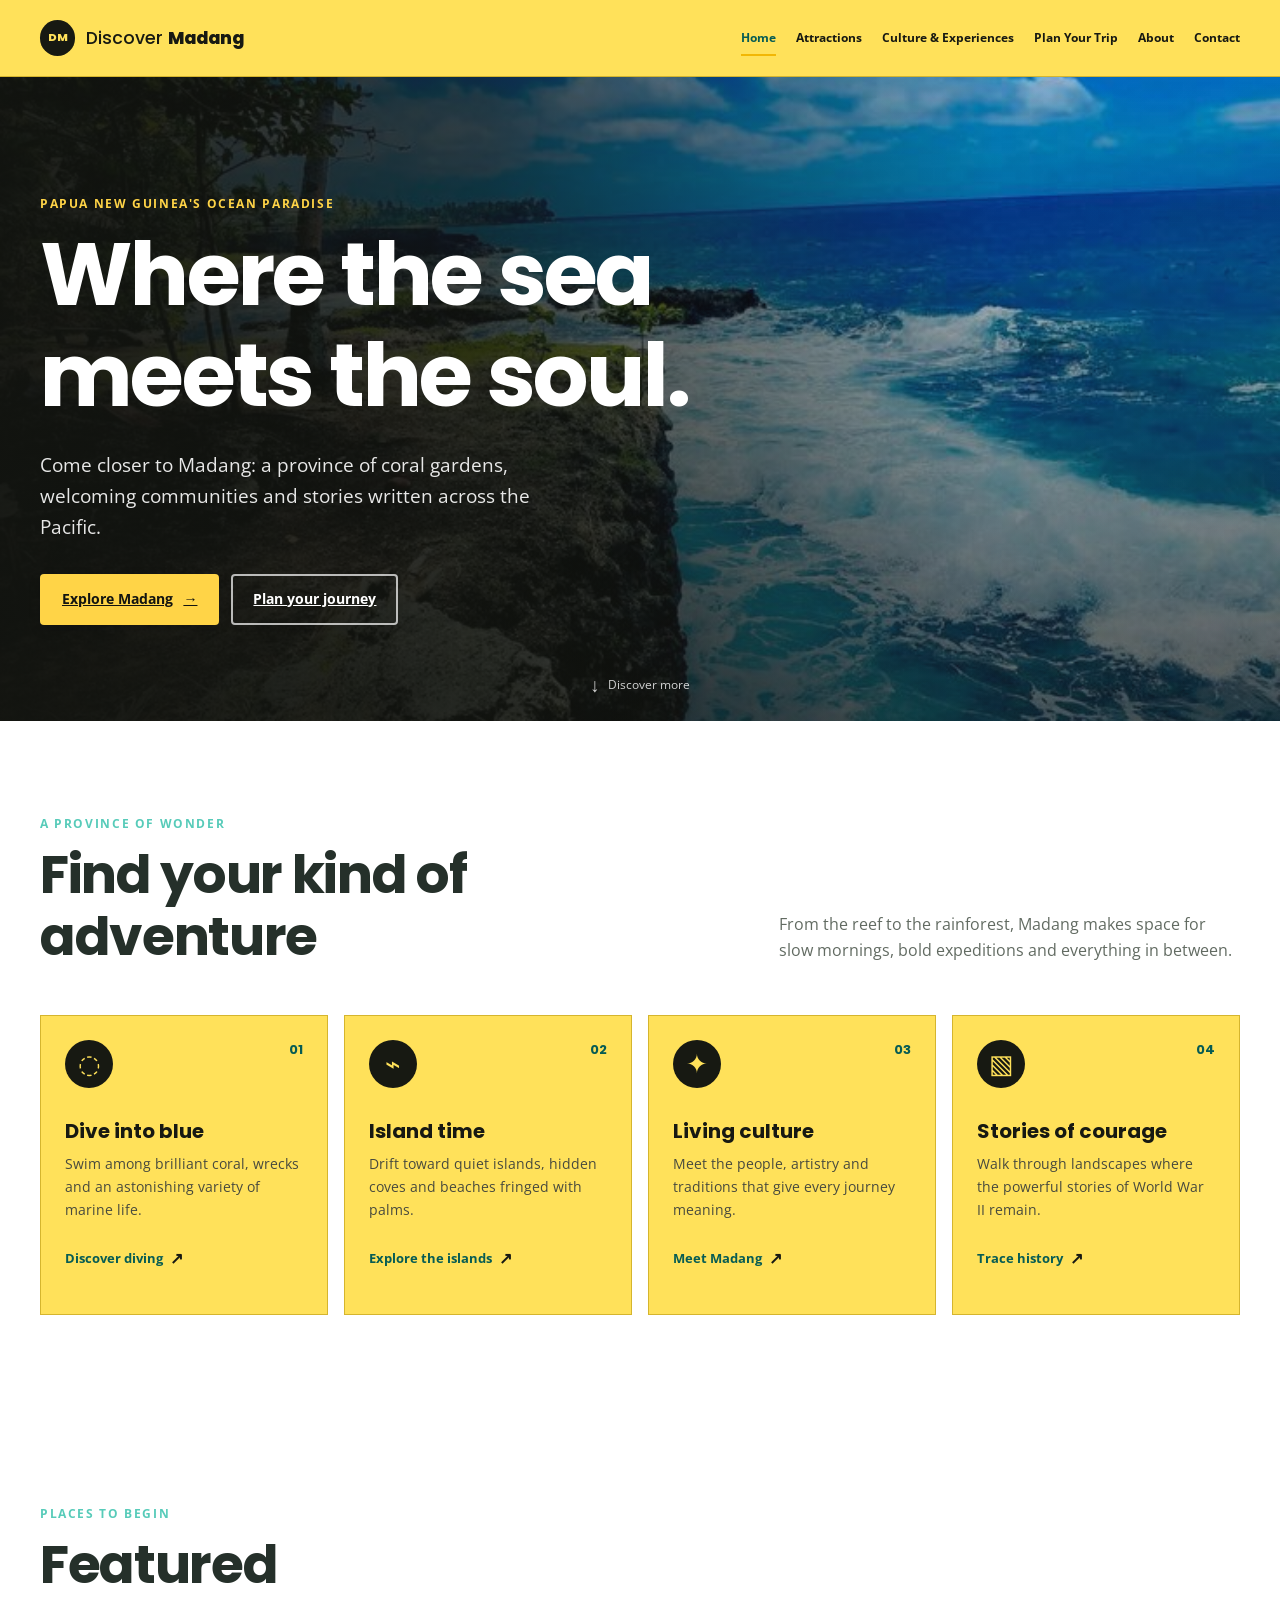
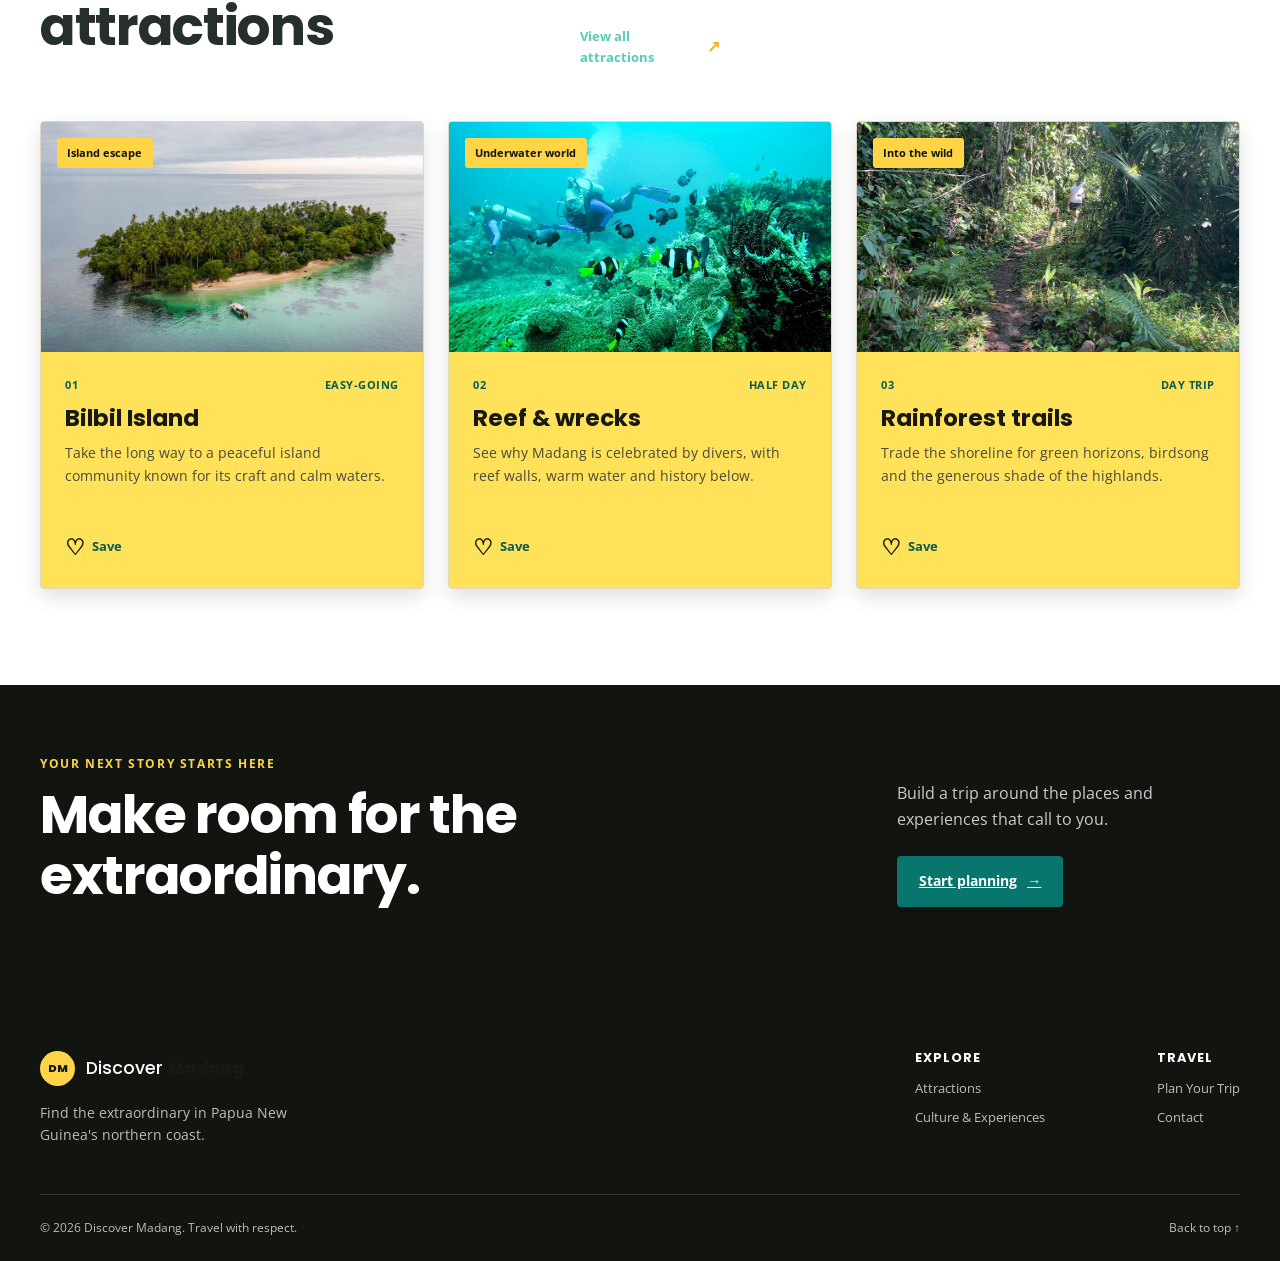
<file: index.html>
<!DOCTYPE html>
<html lang="en">
<head>
  <meta charset="UTF-8">
  <meta name="viewport" content="width=device-width, initial-scale=1.0">
  <meta name="description" content="Discover Madang Province, Papua New Guinea: pristine islands, reef diving, living culture and World War II history.">
  <title>Discover Madang | Papua New Guinea</title>
  <link rel="preconnect" href="https://fonts.googleapis.com">
  <link rel="preconnect" href="https://fonts.gstatic.com" crossorigin>
  <link href="https://fonts.googleapis.com/css2?family=Open+Sans:wght@400;500;600;700&family=Poppins:wght@500;600;700;800&display=swap" rel="stylesheet">
  <link rel="stylesheet" href="css/styles.css">
  <script src="js/main.js" defer></script>
</head>
<body>
  <a class="skip-link" href="#main-content">Skip to main content</a>

  <header class="site-header">
    <div class="container header-inner">
      <a class="site-logo" href="index.html" aria-label="Discover Madang home">
        <span class="logo-mark" aria-hidden="true">DM</span>
        <span class="logo-text">Discover <strong>Madang</strong></span>
      </a>

      <button class="menu-toggle" type="button" aria-expanded="false" aria-controls="primary-navigation">
        <span class="sr-only">Open menu</span>
        <span class="menu-icon" aria-hidden="true"><span></span><span></span><span></span></span>
      </button>

      <nav class="primary-nav" id="primary-navigation" aria-label="Primary navigation">
        <ul>
          <li><a class="active" href="index.html" aria-current="page">Home</a></li>
          <li><a href="attractions.html">Attractions</a></li>
          <li><a href="culture-experiences.html">Culture &amp; Experiences</a></li>
          <li><a href="plan-your-trip-preview.html">Plan Your Trip</a></li>
          <li><a href="about.html">About</a></li>
          <li><a href="contact.html">Contact</a></li>
        </ul>
      </nav>
    </div>
  </header>

  <main id="main-content">
    <section class="hero" aria-labelledby="hero-title">
      <!-- Replace with the Project Manager's hero image: images/hero-madang.jpg -->
      <img class="hero-image" src="images/hero-madang.jpg" alt="Turquoise waters and lush tropical coastline in Madang Province">
      <div class="hero-overlay"></div>
      <div class="container hero-content">
        <p class="eyebrow">Papua New Guinea's ocean paradise</p>
        <h1 id="hero-title">Where the sea meets the soul.</h1>
        <p class="hero-copy">Come closer to Madang: a province of coral gardens, welcoming communities and stories written across the Pacific.</p>
        <div class="button-group">
          <a class="button button-primary" href="attractions.html">Explore Madang <span aria-hidden="true">→</span></a>
          <a class="button button-light-outline" href="plan-your-trip-preview.html">Plan your journey</a>
        </div>
      </div>
      <a class="hero-scroll" href="#highlights" aria-label="Scroll to discover highlights"><span aria-hidden="true">↓</span> Discover more</a>
    </section>

    <section class="section highlights-section" id="highlights" aria-labelledby="highlights-title">
      <div class="container">
        <div class="section-heading">
          <p class="eyebrow eyebrow-dark">A province of wonder</p>
          <h2 id="highlights-title">Find your kind of adventure</h2>
          <p>From the reef to the rainforest, Madang makes space for slow mornings, bold expeditions and everything in between.</p>
        </div>
        <div class="highlight-grid">
          <article class="highlight-item">
            <span class="number">01</span>
            <span class="highlight-icon" aria-hidden="true">◌</span>
            <h3>Dive into blue</h3>
            <p>Swim among brilliant coral, wrecks and an astonishing variety of marine life.</p>
            <a class="text-link" href="attractions.html#diving">Discover diving <span aria-hidden="true">↗</span></a>
          </article>
          <article class="highlight-item">
            <span class="number">02</span>
            <span class="highlight-icon" aria-hidden="true">⌁</span>
            <h3>Island time</h3>
            <p>Drift toward quiet islands, hidden coves and beaches fringed with palms.</p>
            <a class="text-link" href="attractions.html#islands">Explore the islands <span aria-hidden="true">↗</span></a>
          </article>
          <article class="highlight-item">
            <span class="number">03</span>
            <span class="highlight-icon" aria-hidden="true">✦</span>
            <h3>Living culture</h3>
            <p>Meet the people, artistry and traditions that give every journey meaning.</p>
            <a class="text-link" href="culture-experiences.html">Meet Madang <span aria-hidden="true">↗</span></a>
          </article>
          <article class="highlight-item">
            <span class="number">04</span>
            <span class="highlight-icon" aria-hidden="true">▧</span>
            <h3>Stories of courage</h3>
            <p>Walk through landscapes where the powerful stories of World War II remain.</p>
            <a class="text-link" href="attractions.html#history">Trace history <span aria-hidden="true">↗</span></a>
          </article>
        </div>
      </div>
    </section>

    <section class="section featured-section" aria-labelledby="featured-title">
      <div class="container">
        <div class="section-heading section-heading-row">
          <div>
            <p class="eyebrow eyebrow-dark">Places to begin</p>
            <h2 id="featured-title">Featured attractions</h2>
          </div>
          <a class="text-link desktop-link" href="attractions.html">View all attractions <span aria-hidden="true">↗</span></a>
        </div>
        <div class="attraction-grid">
          <article class="card attraction-card">
            <div class="card-image-wrap">
              <!-- Replace with the Project Manager's attraction image: images/attraction-1.jpg -->
              <img src="images/attraction-1.jpg" alt="Clear lagoon waters and tropical shore at a Madang island">
              <span class="card-tag">Island escape</span>
            </div>
            <div class="card-body">
              <div class="card-meta"><span>01</span><span>Easy-going</span></div>
              <h3>Bilbil Island</h3>
              <p>Take the long way to a peaceful island community known for its craft and calm waters.</p>
              <button class="save-button" type="button" data-save-id="bilbil-island" aria-pressed="false"><span aria-hidden="true">♡</span> <span>Save</span></button>
            </div>
          </article>
          <article class="card attraction-card">
            <div class="card-image-wrap">
              <!-- Replace with the Project Manager's attraction image: images/attraction-2.jpg -->
              <img src="images/attraction-2.jpg" alt="Diver exploring a colorful coral reef in Madang waters">
              <span class="card-tag">Underwater world</span>
            </div>
            <div class="card-body">
              <div class="card-meta"><span>02</span><span>Half day</span></div>
              <h3>Reef &amp; wrecks</h3>
              <p>See why Madang is celebrated by divers, with reef walls, warm water and history below.</p>
              <button class="save-button" type="button" data-save-id="reef-and-wrecks" aria-pressed="false"><span aria-hidden="true">♡</span> <span>Save</span></button>
            </div>
          </article>
          <article class="card attraction-card">
            <div class="card-image-wrap">
              <!-- Replace with the Project Manager's attraction image: images/attraction-3.jpg -->
              <img src="images/attraction-3.jpg" alt="Lush rainforest and dramatic landscape in Madang Province">
              <span class="card-tag">Into the wild</span>
            </div>
            <div class="card-body">
              <div class="card-meta"><span>03</span><span>Day trip</span></div>
              <h3>Rainforest trails</h3>
              <p>Trade the shoreline for green horizons, birdsong and the generous shade of the highlands.</p>
              <button class="save-button" type="button" data-save-id="rainforest-trails" aria-pressed="false"><span aria-hidden="true">♡</span> <span>Save</span></button>
            </div>
          </article>
        </div>
        <a class="text-link mobile-link" href="attractions.html">View all attractions <span aria-hidden="true">↗</span></a>
      </div>
    </section>

    <section class="cta-section" aria-labelledby="cta-title">
      <div class="container cta-inner">
        <div>
          <p class="eyebrow">Your next story starts here</p>
          <h2 id="cta-title">Make room for the extraordinary.</h2>
        </div>
        <div class="cta-action">
          <p>Build a trip around the places and experiences that call to you.</p>
          <a class="button button-secondary" href="plan-your-trip-preview.html">Start planning <span aria-hidden="true">→</span></a>
        </div>
      </div>
    </section>
  </main>

  <footer class="site-footer">
    <div class="container footer-main">
      <div class="footer-brand">
        <a class="site-logo site-logo-footer" href="index.html" aria-label="Discover Madang home">
          <span class="logo-mark" aria-hidden="true">DM</span>
          <span class="logo-text">Discover <strong>Madang</strong></span>
        </a>
        <p>Find the extraordinary in Papua New Guinea's northern coast.</p>
      </div>
      <div class="footer-links">
        <div>
          <h3>Explore</h3>
          <a href="attractions.html">Attractions</a>
          <a href="culture-experiences.html">Culture &amp; Experiences</a>
        </div>
        <div>
          <h3>Travel</h3>
          <a href="plan-your-trip-preview.html">Plan Your Trip</a>
          <a href="contact.html">Contact</a>
        </div>
      </div>
    </div>
    <div class="container footer-bottom">
      <p>© <span id="current-year">2026</span> Discover Madang. Travel with respect.</p>
      <a href="#main-content">Back to top ↑</a>
    </div>
  </footer>
</body>
</html>
</file>
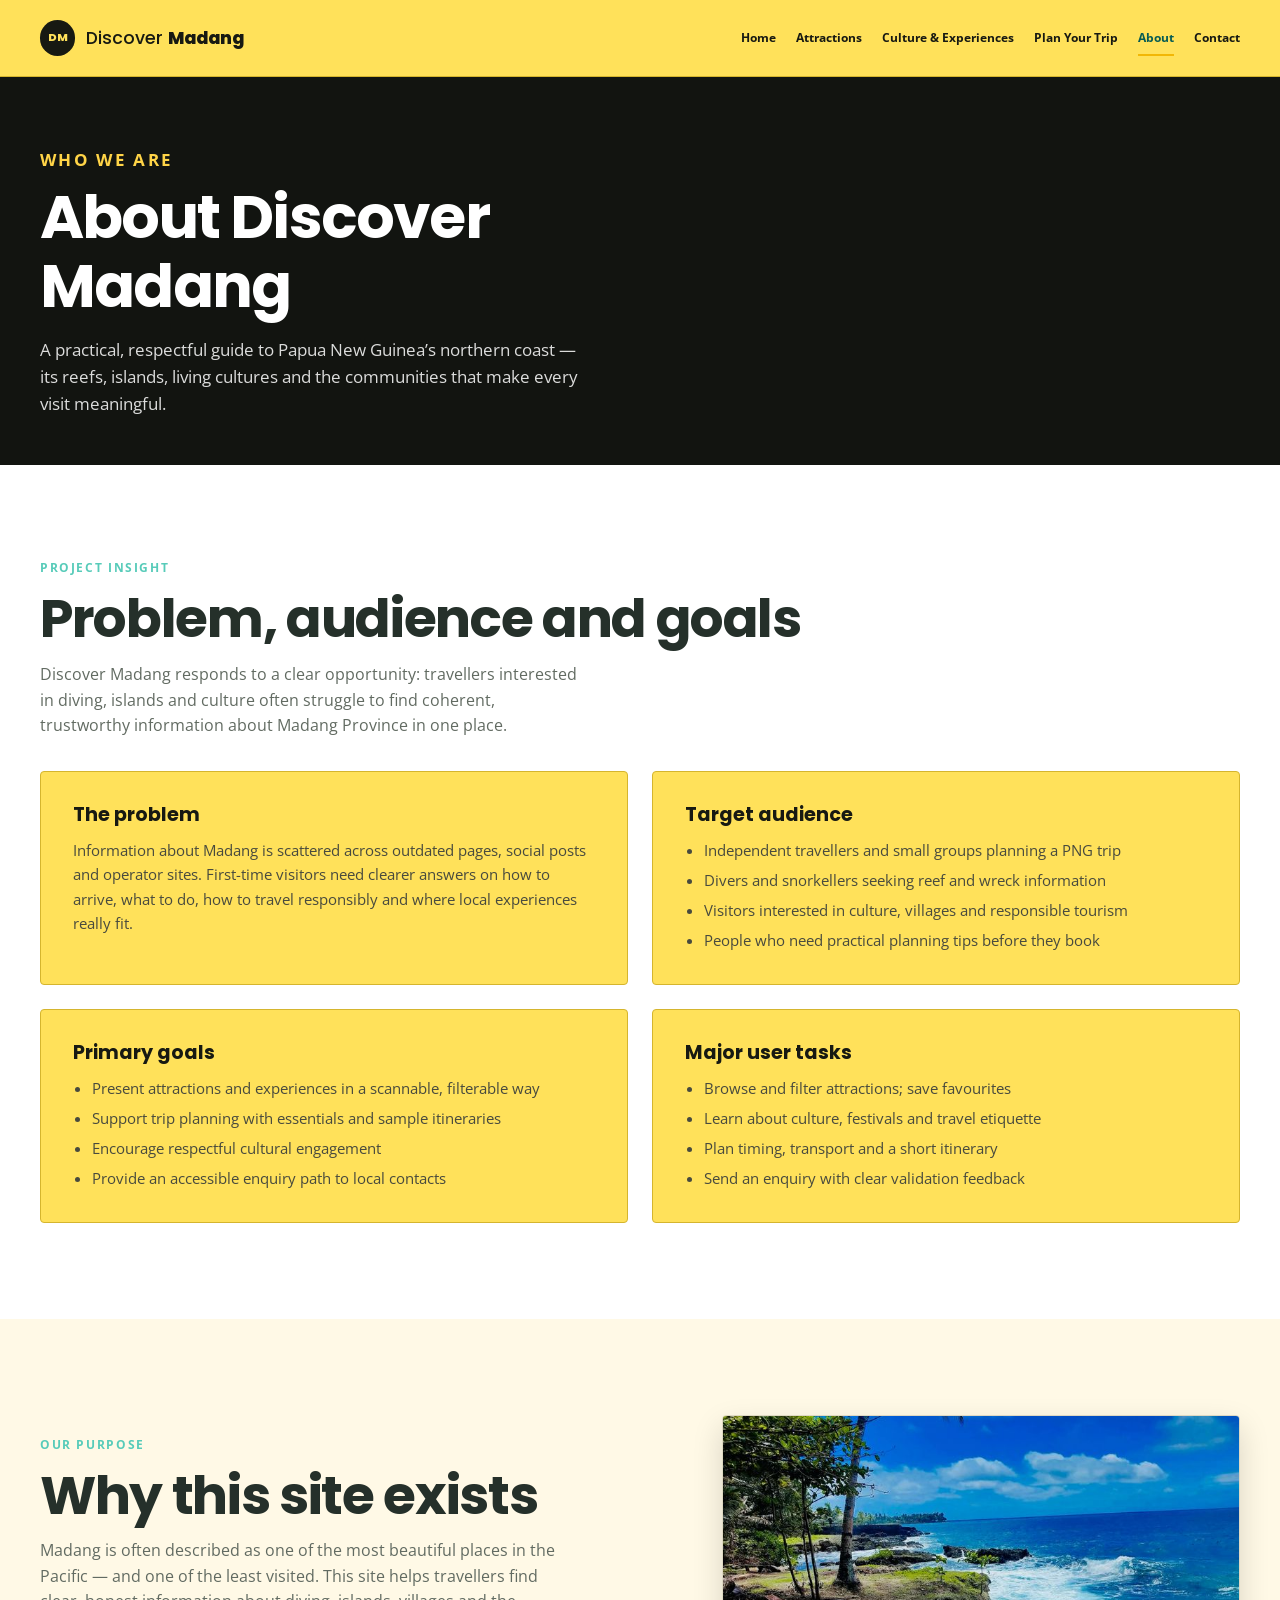
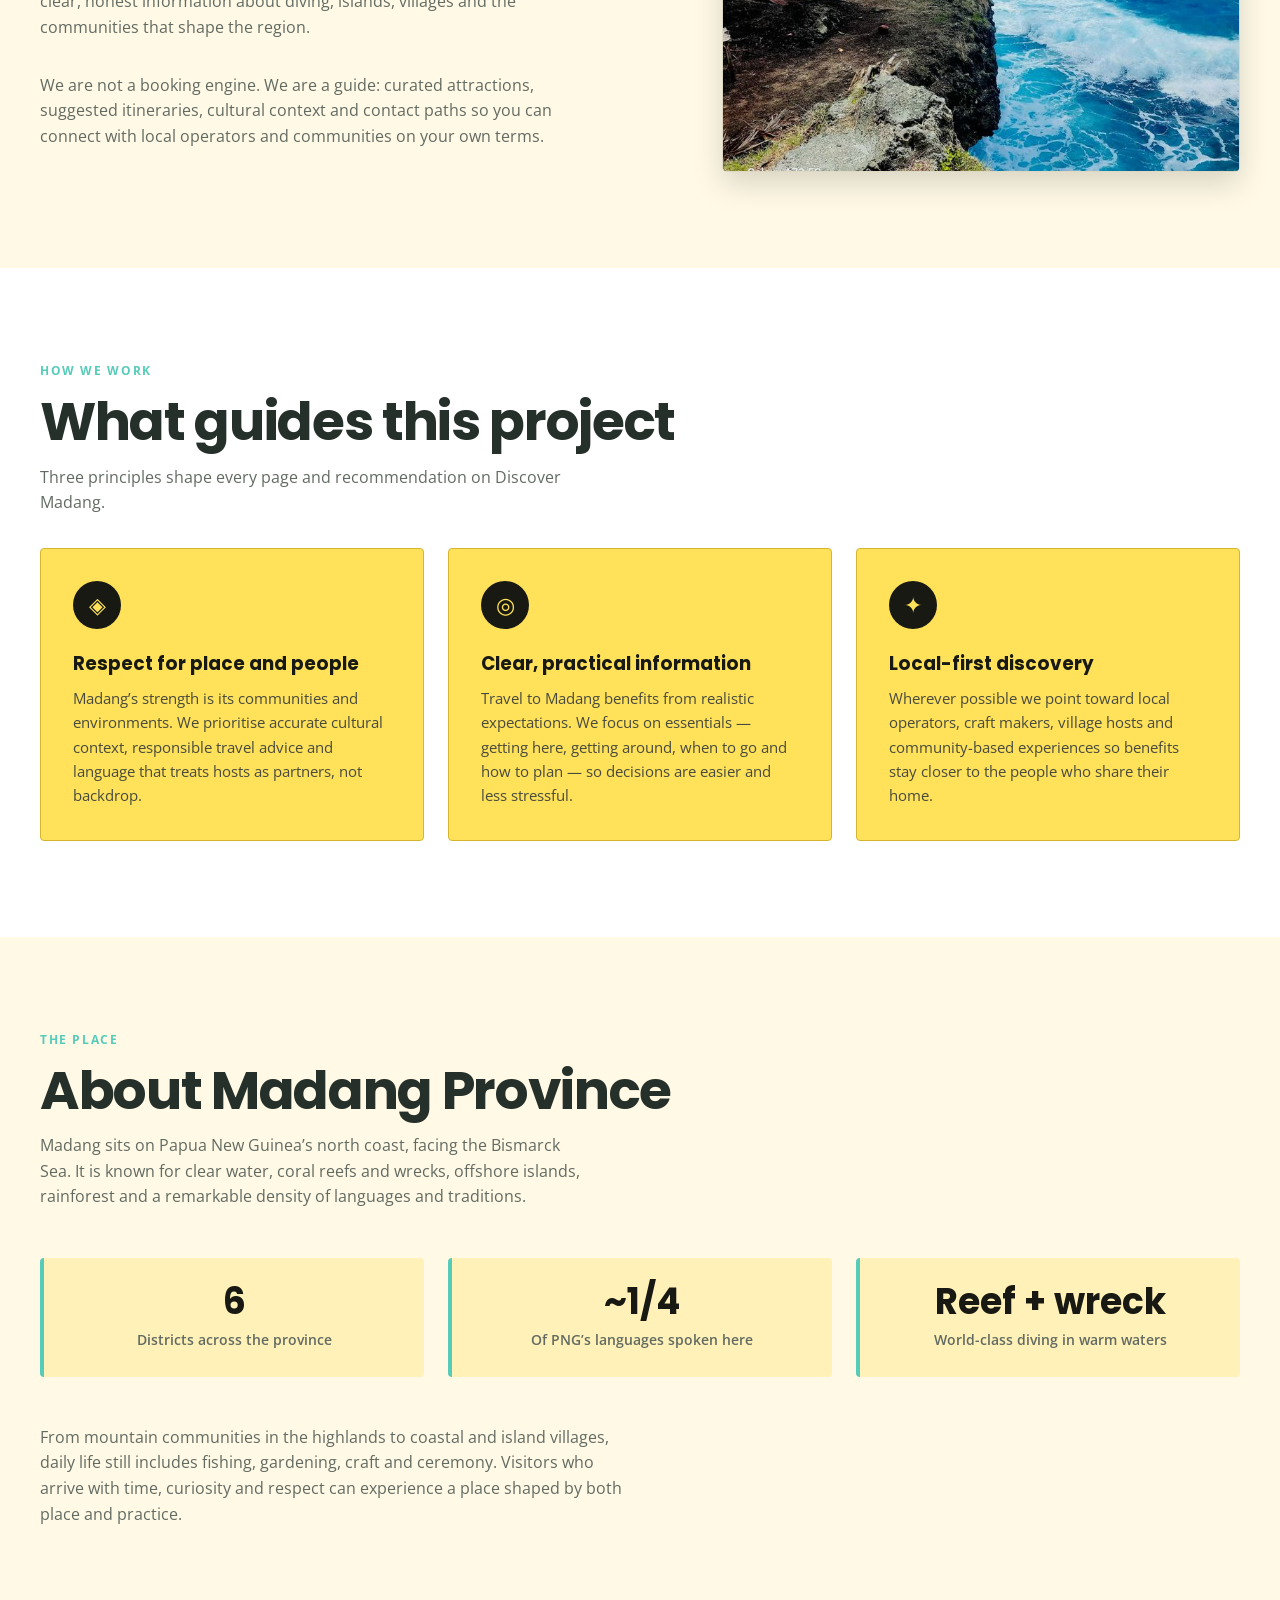
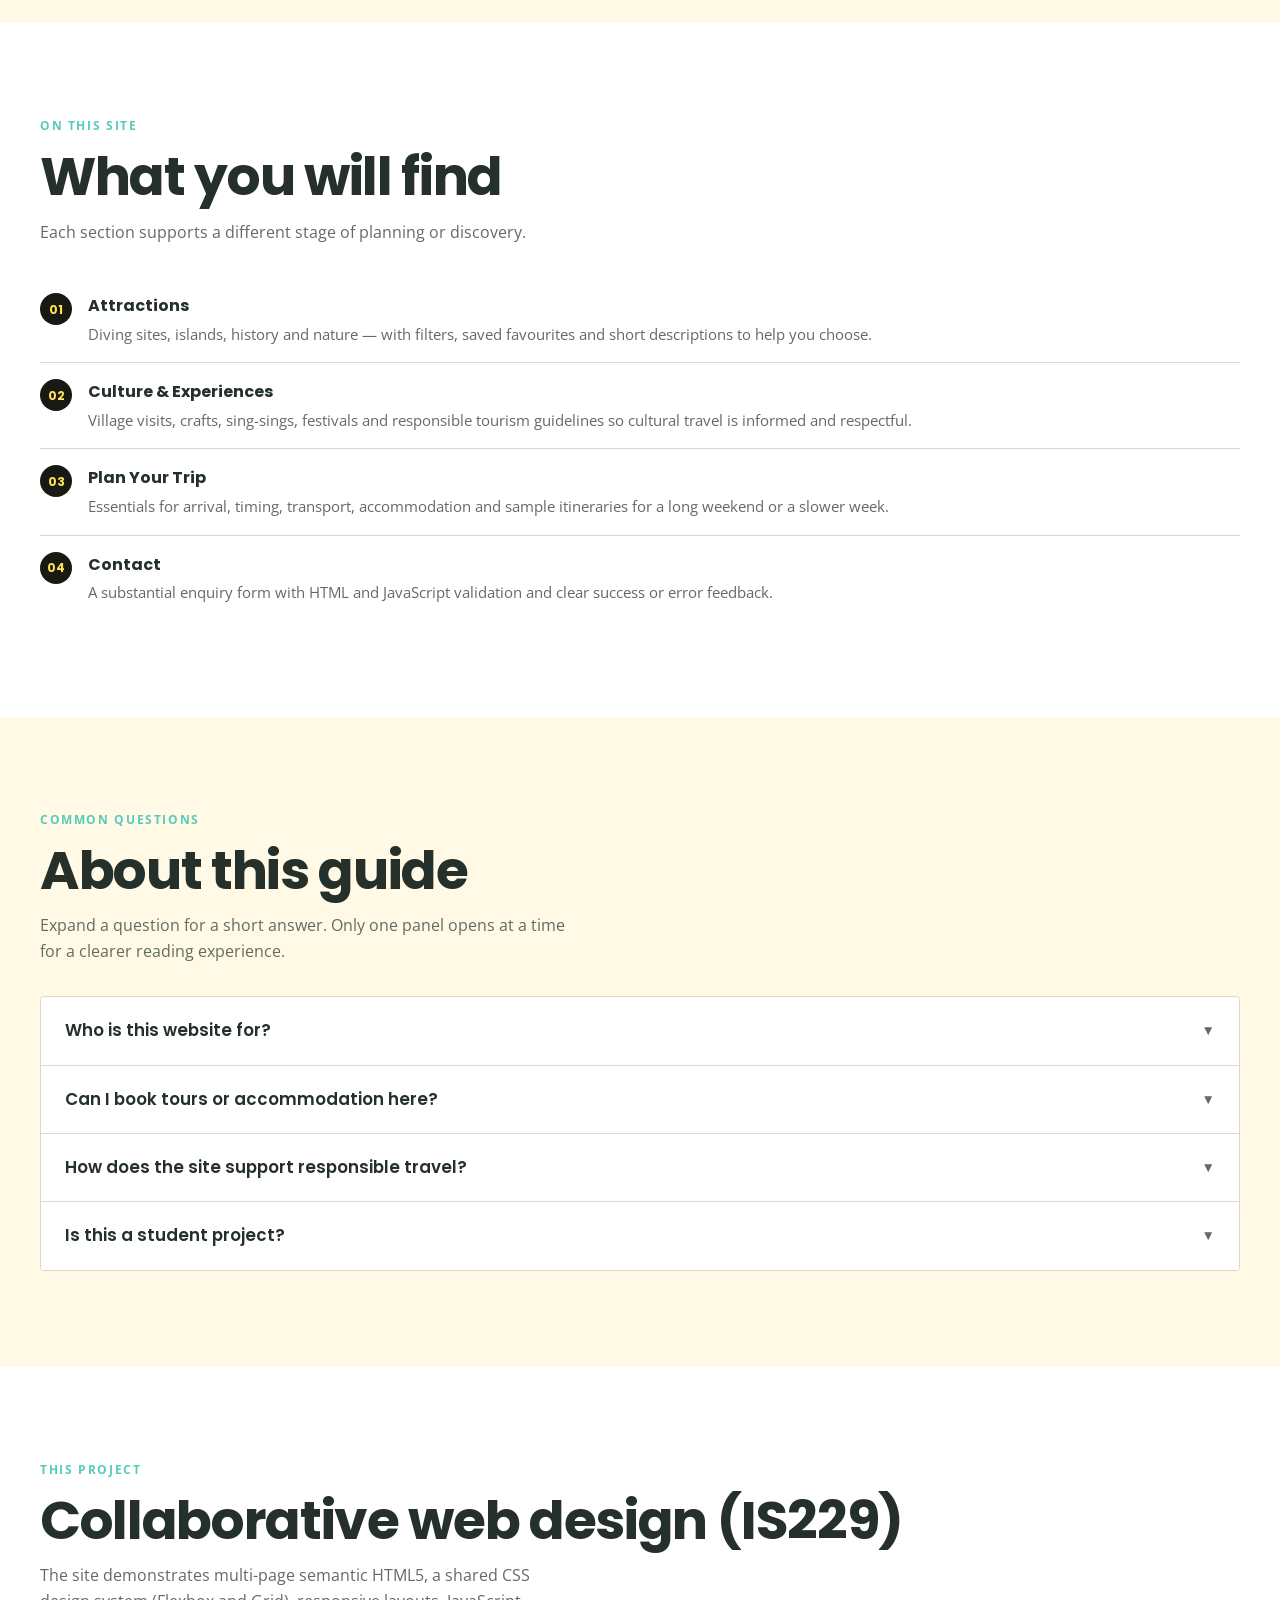
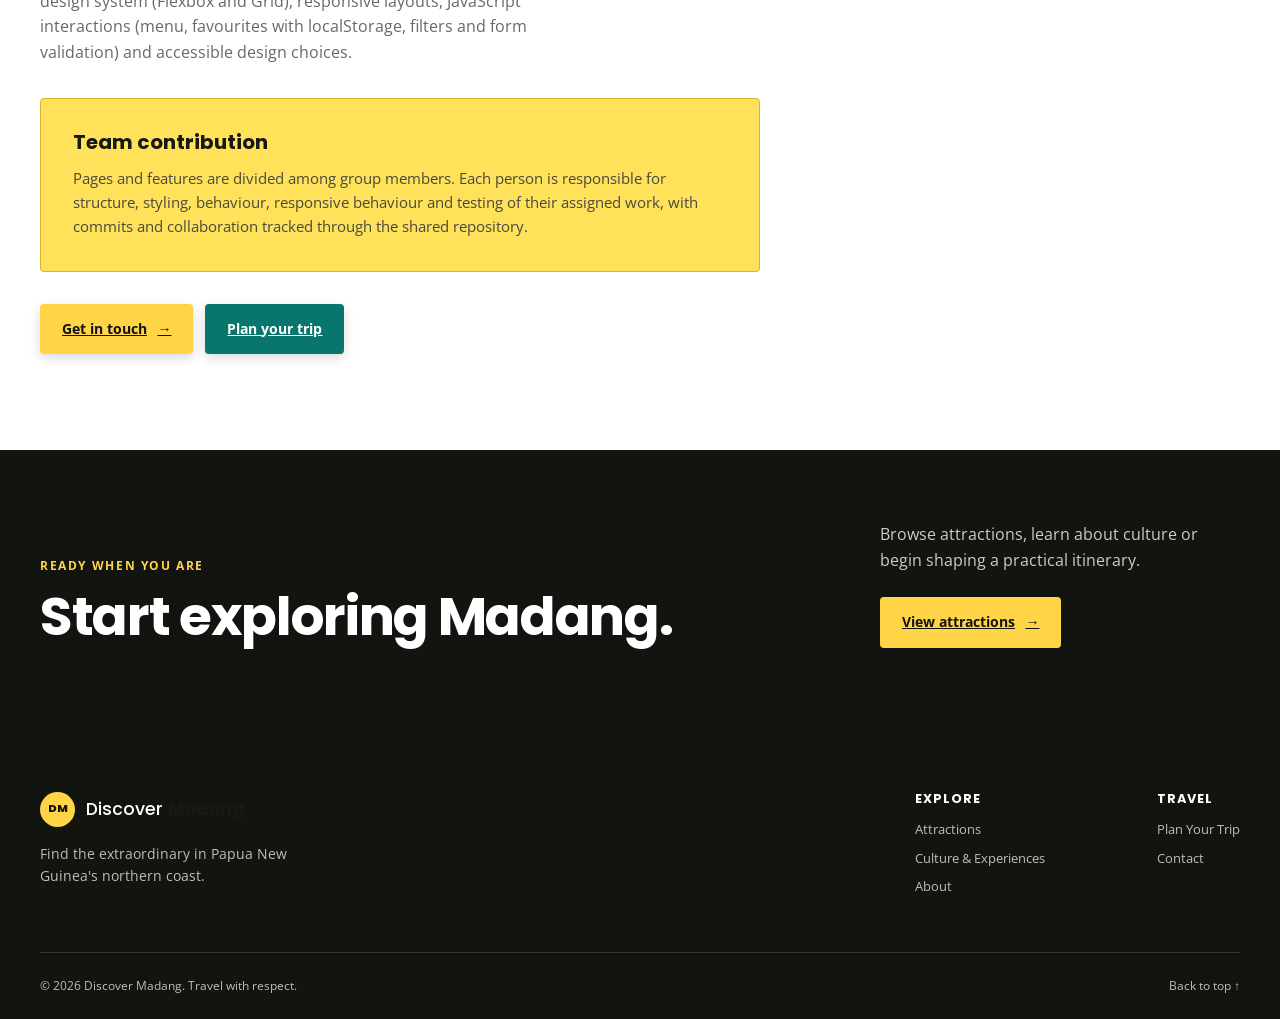
<file: about.html>
<!DOCTYPE html>
<html lang="en">
<head>
  <meta charset="UTF-8">
  <meta name="viewport" content="width=device-width, initial-scale=1.0">
  <meta name="description" content="About Discover Madang: our purpose, audience, values and how this guide helps travellers explore Papua New Guinea’s northern coast with care.">
  <title>About | Discover Madang</title>
  <link rel="preconnect" href="https://fonts.googleapis.com">
  <link rel="preconnect" href="https://fonts.gstatic.com" crossorigin>
  <link href="https://fonts.googleapis.com/css2?family=Open+Sans:wght@400;500;600;700&family=Poppins:wght@500;600;700;800&display=swap" rel="stylesheet">
  <link rel="stylesheet" href="css/styles.css">
  <script src="js/main.js" defer></script>
  <style>
    .page-hero { padding: var(--space-7) 0 var(--space-6); background: var(--dark); color: var(--white); }
    .page-hero .eyebrow { color: var(--accent); }
    .page-hero h1 { color: var(--white); font-size: clamp(2.2rem, 6vw, 3.75rem); max-width: 16ch; margin-bottom: var(--space-3); }
    .page-hero p { max-width: 54ch; color: rgba(255, 255, 255, 0.85); font-size: 1.05rem; }
    .section-lead { max-width: 60ch; color: var(--muted); margin-top: var(--space-2); margin-bottom: var(--space-5); }
    .section-soft { background: #FFF9E6; }
    .insight-grid { display: grid; gap: var(--space-4); grid-template-columns: 1fr; }
    @media (min-width: 700px) { .insight-grid { grid-template-columns: repeat(2, 1fr); } }
    .insight-card { background: var(--surface); border: 1px solid #D5B52E; border-radius: var(--radius); padding: var(--space-5); }
    .insight-card h3 { margin: 0 0 var(--space-2); color: var(--surface-text); font-size: 1.2rem; }
    .insight-card p, .insight-card ul { color: var(--surface-muted); font-size: 0.95rem; margin: 0; }
    .insight-card ul { margin-top: var(--space-2); padding-left: 1.2rem; }
    .insight-card li + li { margin-top: 0.35rem; }
    .values-grid { display: grid; gap: var(--space-4); grid-template-columns: 1fr; }
    @media (min-width: 640px) { .values-grid { grid-template-columns: repeat(2, 1fr); } }
    @media (min-width: 900px) { .values-grid { grid-template-columns: repeat(3, 1fr); } }
    .value-card { background: var(--surface); border: 1px solid #D5B52E; border-radius: var(--radius); padding: var(--space-5); display: flex; flex-direction: column; min-height: 100%; transition: box-shadow 180ms ease; }
    .value-card:hover, .value-card:focus-within { box-shadow: 0 6px 16px rgba(0, 0, 0, 0.08); }
    .value-icon { display: grid; width: 3rem; height: 3rem; place-items: center; margin-bottom: var(--space-4); color: var(--surface); background: var(--surface-text); border-radius: 50%; font-size: 1.35rem; }
    .value-card h3 { margin: 0 0 var(--space-2); font-size: 1.15rem; color: var(--surface-text); }
    .value-card p { color: var(--surface-muted); font-size: 0.95rem; flex: 1; margin: 0; }
    .story-grid { display: grid; gap: var(--space-6); align-items: center; }
    @media (min-width: 800px) { .story-grid { grid-template-columns: 1.1fr 0.9fr; } }
    .story-image-wrap { border-radius: var(--radius); overflow: hidden; border: 1px solid var(--border); box-shadow: 0 12px 30px rgba(0, 0, 0, 0.15); }
    .story-image-wrap img { width: 100%; min-height: 280px; object-fit: cover; display: block; }
    .stats-row { display: grid; gap: var(--space-4); grid-template-columns: 1fr; margin-top: var(--space-6); }
    @media (min-width: 600px) { .stats-row { grid-template-columns: repeat(3, 1fr); } }
    .stat-item { text-align: center; padding: var(--space-4); background: var(--sand); border-radius: var(--radius); border-left: 4px solid var(--secondary); }
    .stat-item strong { display: block; font-family: 'Poppins', sans-serif; font-size: clamp(1.6rem, 4vw, 2.25rem); color: var(--surface-text); line-height: 1.1; margin-bottom: 0.35rem; }
    .stat-item span { color: var(--muted); font-size: 0.9rem; font-weight: 600; }
    .offer-list { display: grid; gap: 0; margin: 0; padding: 0; list-style: none; }
    .offer-list li { display: flex; gap: 1rem; align-items: flex-start; padding: var(--space-3) 0; border-bottom: 1px solid var(--border); }
    .offer-list li:last-child { border-bottom: 0; }
    .offer-num { flex-shrink: 0; width: 2rem; height: 2rem; display: grid; place-items: center; background: var(--surface-text); color: var(--surface); border-radius: 50%; font-family: 'Poppins', sans-serif; font-size: 0.75rem; font-weight: 700; }
    .offer-list strong { display: block; font-family: 'Poppins', sans-serif; color: var(--text); margin-bottom: 0.2rem; }
    .offer-list p { color: var(--muted); font-size: 0.95rem; margin: 0; }
    .about-accordion { border: 1px solid var(--border); border-radius: var(--radius); overflow: hidden; background: var(--light); }
    .about-acc-item + .about-acc-item { border-top: 1px solid var(--border); }
    .about-acc-header { width: 100%; display: flex; align-items: center; justify-content: space-between; gap: var(--space-3); padding: var(--space-4); background: var(--light); border: 0; cursor: pointer; text-align: left; font-family: 'Poppins', sans-serif; font-size: 1.05rem; font-weight: 600; color: var(--text); }
    .about-acc-header:hover { background: var(--sand); }
    .about-acc-icon { flex-shrink: 0; transition: transform var(--transition); font-size: 0.85rem; color: var(--muted); }
    .about-acc-header[aria-expanded="true"] .about-acc-icon { transform: rotate(180deg); }
    .about-acc-panel { max-height: 0; overflow: hidden; transition: max-height 0.3s ease; background: #FFFBEE; }
    .about-acc-panel.is-open { max-height: 480px; }
    .about-acc-content { padding: 0 var(--space-4) var(--space-4); color: var(--muted); font-size: 0.98rem; }
    .about-acc-content p + p { margin-top: var(--space-2); }
    .team-note { padding: var(--space-5); background: var(--surface); border: 1px solid #D5B52E; border-radius: var(--radius); max-width: 720px; }
    .team-note h3 { margin: 0 0 var(--space-2); color: var(--surface-text); }
    .team-note p { color: var(--surface-muted); font-size: 0.95rem; margin: 0; }
  </style>
</head>
<body>
  <a class="skip-link" href="#main-content">Skip to main content</a>

  <header class="site-header">
    <div class="container header-inner">
      <a class="site-logo" href="index.html" aria-label="Discover Madang home">
        <span class="logo-mark" aria-hidden="true">DM</span>
        <span class="logo-text">Discover <strong>Madang</strong></span>
      </a>

      <button class="menu-toggle" type="button" aria-expanded="false" aria-controls="primary-navigation">
        <span class="sr-only">Open menu</span>
        <span class="menu-icon" aria-hidden="true"><span></span><span></span><span></span></span>
      </button>

      <nav class="primary-nav" id="primary-navigation" aria-label="Primary navigation">
        <ul>
          <li><a href="index.html">Home</a></li>
          <li><a href="attractions.html">Attractions</a></li>
          <li><a href="culture-experiences.html">Culture &amp; Experiences</a></li>
          <li><a href="plan-your-trip-preview.html">Plan Your Trip</a></li>
          <li><a class="active" href="about.html" aria-current="page">About</a></li>
          <li><a href="contact.html">Contact</a></li>
        </ul>
      </nav>
    </div>
  </header>

  <main id="main-content">
    <section class="page-hero" aria-labelledby="about-title">
      <div class="container">
        <p class="eyebrow">Who we are</p>
        <h1 id="about-title">About Discover Madang</h1>
        <p>A practical, respectful guide to Papua New Guinea’s northern coast — its reefs, islands, living cultures and the communities that make every visit meaningful.</p>
      </div>
    </section>

    <section class="section" aria-labelledby="insight-heading">
      <div class="container">
        <p class="eyebrow eyebrow-dark">Project insight</p>
        <h2 id="insight-heading">Problem, audience and goals</h2>
        <p class="section-lead">Discover Madang responds to a clear opportunity: travellers interested in diving, islands and culture often struggle to find coherent, trustworthy information about Madang Province in one place.</p>

        <div class="insight-grid">
          <article class="insight-card">
            <h3>The problem</h3>
            <p>Information about Madang is scattered across outdated pages, social posts and operator sites. First-time visitors need clearer answers on how to arrive, what to do, how to travel responsibly and where local experiences really fit.</p>
          </article>
          <article class="insight-card">
            <h3>Target audience</h3>
            <ul>
              <li>Independent travellers and small groups planning a PNG trip</li>
              <li>Divers and snorkellers seeking reef and wreck information</li>
              <li>Visitors interested in culture, villages and responsible tourism</li>
              <li>People who need practical planning tips before they book</li>
            </ul>
          </article>
          <article class="insight-card">
            <h3>Primary goals</h3>
            <ul>
              <li>Present attractions and experiences in a scannable, filterable way</li>
              <li>Support trip planning with essentials and sample itineraries</li>
              <li>Encourage respectful cultural engagement</li>
              <li>Provide an accessible enquiry path to local contacts</li>
            </ul>
          </article>
          <article class="insight-card">
            <h3>Major user tasks</h3>
            <ul>
              <li>Browse and filter attractions; save favourites</li>
              <li>Learn about culture, festivals and travel etiquette</li>
              <li>Plan timing, transport and a short itinerary</li>
              <li>Send an enquiry with clear validation feedback</li>
            </ul>
          </article>
        </div>
      </div>
    </section>

    <section class="section section-soft" aria-labelledby="purpose-heading">
      <div class="container">
        <div class="story-grid">
          <div>
            <p class="eyebrow eyebrow-dark">Our purpose</p>
            <h2 id="purpose-heading">Why this site exists</h2>
            <p class="section-lead">Madang is often described as one of the most beautiful places in the Pacific — and one of the least visited. This site helps travellers find clear, honest information about diving, islands, villages and the communities that shape the region.</p>
            <p style="color: var(--muted); max-width: 58ch;">We are not a booking engine. We are a guide: curated attractions, suggested itineraries, cultural context and contact paths so you can connect with local operators and communities on your own terms.</p>
          </div>
          <div class="story-image-wrap">
            <img src="images/hero-madang.jpg" alt="Rocky coastline and turquoise ocean along the Madang coast under a clear blue sky" loading="lazy" width="800" height="500">
          </div>
        </div>
      </div>
    </section>

    <section class="section" aria-labelledby="values-heading">
      <div class="container">
        <p class="eyebrow eyebrow-dark">How we work</p>
        <h2 id="values-heading">What guides this project</h2>
        <p class="section-lead">Three principles shape every page and recommendation on Discover Madang.</p>

        <div class="values-grid">
          <article class="value-card">
            <span class="value-icon" aria-hidden="true">◈</span>
            <h3>Respect for place and people</h3>
            <p>Madang’s strength is its communities and environments. We prioritise accurate cultural context, responsible travel advice and language that treats hosts as partners, not backdrop.</p>
          </article>
          <article class="value-card">
            <span class="value-icon" aria-hidden="true">◎</span>
            <h3>Clear, practical information</h3>
            <p>Travel to Madang benefits from realistic expectations. We focus on essentials — getting here, getting around, when to go and how to plan — so decisions are easier and less stressful.</p>
          </article>
          <article class="value-card">
            <span class="value-icon" aria-hidden="true">✦</span>
            <h3>Local-first discovery</h3>
            <p>Wherever possible we point toward local operators, craft makers, village hosts and community-based experiences so benefits stay closer to the people who share their home.</p>
          </article>
        </div>
      </div>
    </section>

    <section class="section section-soft" aria-labelledby="province-heading">
      <div class="container">
        <p class="eyebrow eyebrow-dark">The place</p>
        <h2 id="province-heading">About Madang Province</h2>
        <p class="section-lead">Madang sits on Papua New Guinea’s north coast, facing the Bismarck Sea. It is known for clear water, coral reefs and wrecks, offshore islands, rainforest and a remarkable density of languages and traditions.</p>

        <div class="stats-row" role="list">
          <div class="stat-item" role="listitem">
            <strong>6</strong>
            <span>Districts across the province</span>
          </div>
          <div class="stat-item" role="listitem">
            <strong>~1/4</strong>
            <span>Of PNG’s languages spoken here</span>
          </div>
          <div class="stat-item" role="listitem">
            <strong>Reef + wreck</strong>
            <span>World-class diving in warm waters</span>
          </div>
        </div>

        <p style="margin-top: var(--space-6); color: var(--muted); max-width: 65ch;">From mountain communities in the highlands to coastal and island villages, daily life still includes fishing, gardening, craft and ceremony. Visitors who arrive with time, curiosity and respect can experience a place shaped by both place and practice.</p>
      </div>
    </section>

    <section class="section" aria-labelledby="offers-heading">
      <div class="container">
        <p class="eyebrow eyebrow-dark">On this site</p>
        <h2 id="offers-heading">What you will find</h2>
        <p class="section-lead">Each section supports a different stage of planning or discovery.</p>

        <ul class="offer-list">
          <li><span class="offer-num" aria-hidden="true">01</span><div><strong>Attractions</strong><p>Diving sites, islands, history and nature — with filters, saved favourites and short descriptions to help you choose.</p></div></li>
          <li><span class="offer-num" aria-hidden="true">02</span><div><strong>Culture &amp; Experiences</strong><p>Village visits, crafts, sing-sings, festivals and responsible tourism guidelines so cultural travel is informed and respectful.</p></div></li>
          <li><span class="offer-num" aria-hidden="true">03</span><div><strong>Plan Your Trip</strong><p>Essentials for arrival, timing, transport, accommodation and sample itineraries for a long weekend or a slower week.</p></div></li>
          <li><span class="offer-num" aria-hidden="true">04</span><div><strong>Contact</strong><p>A substantial enquiry form with HTML and JavaScript validation and clear success or error feedback.</p></div></li>
        </ul>
      </div>
    </section>

    <section class="section section-soft" aria-labelledby="faq-heading">
      <div class="container">
        <p class="eyebrow eyebrow-dark">Common questions</p>
        <h2 id="faq-heading">About this guide</h2>
        <p class="section-lead">Expand a question for a short answer. Only one panel opens at a time for a clearer reading experience.</p>

        <div class="about-accordion" id="about-accordion">
          <div class="about-acc-item">
            <h3><button class="about-acc-header" type="button" id="acc-who" aria-expanded="false" aria-controls="panel-who">Who is this website for?<span class="about-acc-icon" aria-hidden="true">▼</span></button></h3>
            <div class="about-acc-panel" id="panel-who" role="region" aria-labelledby="acc-who"><div class="about-acc-content"><p>Independent travellers, divers, small groups and anyone planning a first or return visit to Madang who wants practical information and respectful cultural context in one place.</p></div></div>
          </div>
          <div class="about-acc-item">
            <h3><button class="about-acc-header" type="button" id="acc-book" aria-expanded="false" aria-controls="panel-book">Can I book tours or accommodation here?<span class="about-acc-icon" aria-hidden="true">▼</span></button></h3>
            <div class="about-acc-panel" id="panel-book" role="region" aria-labelledby="acc-book"><div class="about-acc-content"><p>No. Discover Madang is an information and planning guide. Use the Contact page to enquire, then confirm flights, stays and activities directly with local operators and providers.</p></div></div>
          </div>
          <div class="about-acc-item">
            <h3><button class="about-acc-header" type="button" id="acc-respect" aria-expanded="false" aria-controls="panel-respect">How does the site support responsible travel?<span class="about-acc-icon" aria-hidden="true">▼</span></button></h3>
            <div class="about-acc-panel" id="panel-respect" role="region" aria-labelledby="acc-respect"><div class="about-acc-content"><p>We include cultural guidelines, advice on photography and dress in villages, and encouragement to use local guides and buy from local makers. The Culture &amp; Experiences page is designed to help travellers approach culture with care.</p></div></div>
          </div>
          <div class="about-acc-item">
            <h3><button class="about-acc-header" type="button" id="acc-project" aria-expanded="false" aria-controls="panel-project">Is this a student project?<span class="about-acc-icon" aria-hidden="true">▼</span></button></h3>
            <div class="about-acc-panel" id="panel-project" role="region" aria-labelledby="acc-project"><div class="about-acc-content"><p>Yes. Discover Madang is the major practical project for IS229 Web Design. The team builds from requirements and audience insight through semantic HTML, responsive CSS and accessible interactions.</p></div></div>
          </div>
        </div>
      </div>
    </section>

    <section class="section" aria-labelledby="project-heading">
      <div class="container">
        <p class="eyebrow eyebrow-dark">This project</p>
        <h2 id="project-heading">Collaborative web design (IS229)</h2>
        <p class="section-lead">The site demonstrates multi-page semantic HTML5, a shared CSS design system (Flexbox and Grid), responsive layouts, JavaScript interactions (menu, favourites with localStorage, filters and form validation) and accessible design choices.</p>

        <div class="team-note">
          <h3>Team contribution</h3>
          <p>Pages and features are divided among group members. Each person is responsible for structure, styling, behaviour, responsive behaviour and testing of their assigned work, with commits and collaboration tracked through the shared repository.</p>
        </div>

        <p style="margin-top: var(--space-5);">
          <a class="button button-primary" href="contact.html">Get in touch <span aria-hidden="true">→</span></a>
          <a class="button button-secondary" href="plan-your-trip-preview.html" style="margin-left: 0.5rem;">Plan your trip</a>
        </p>
      </div>
    </section>

    <section class="cta-section" aria-labelledby="cta-title">
      <div class="container cta-inner">
        <div>
          <p class="eyebrow">Ready when you are</p>
          <h2 id="cta-title">Start exploring Madang.</h2>
        </div>
        <div class="cta-action">
          <p>Browse attractions, learn about culture or begin shaping a practical itinerary.</p>
          <a class="button button-primary" href="attractions.html">View attractions <span aria-hidden="true">→</span></a>
        </div>
      </div>
    </section>
  </main>

  <footer class="site-footer">
    <div class="container footer-main">
      <div class="footer-brand">
        <a class="site-logo site-logo-footer" href="index.html" aria-label="Discover Madang home">
          <span class="logo-mark" aria-hidden="true">DM</span>
          <span class="logo-text">Discover <strong>Madang</strong></span>
        </a>
        <p>Find the extraordinary in Papua New Guinea's northern coast.</p>
      </div>
      <div class="footer-links">
        <div>
          <h3>Explore</h3>
          <a href="attractions.html">Attractions</a>
          <a href="culture-experiences.html">Culture &amp; Experiences</a>
          <a href="about.html">About</a>
        </div>
        <div>
          <h3>Travel</h3>
          <a href="plan-your-trip-preview.html">Plan Your Trip</a>
          <a href="contact.html">Contact</a>
        </div>
      </div>
    </div>
    <div class="container footer-bottom">
      <p>© <span id="current-year">2026</span> Discover Madang. Travel with respect.</p>
      <a href="#main-content">Back to top ↑</a>
    </div>
  </footer>
</body>
</html>
</file>
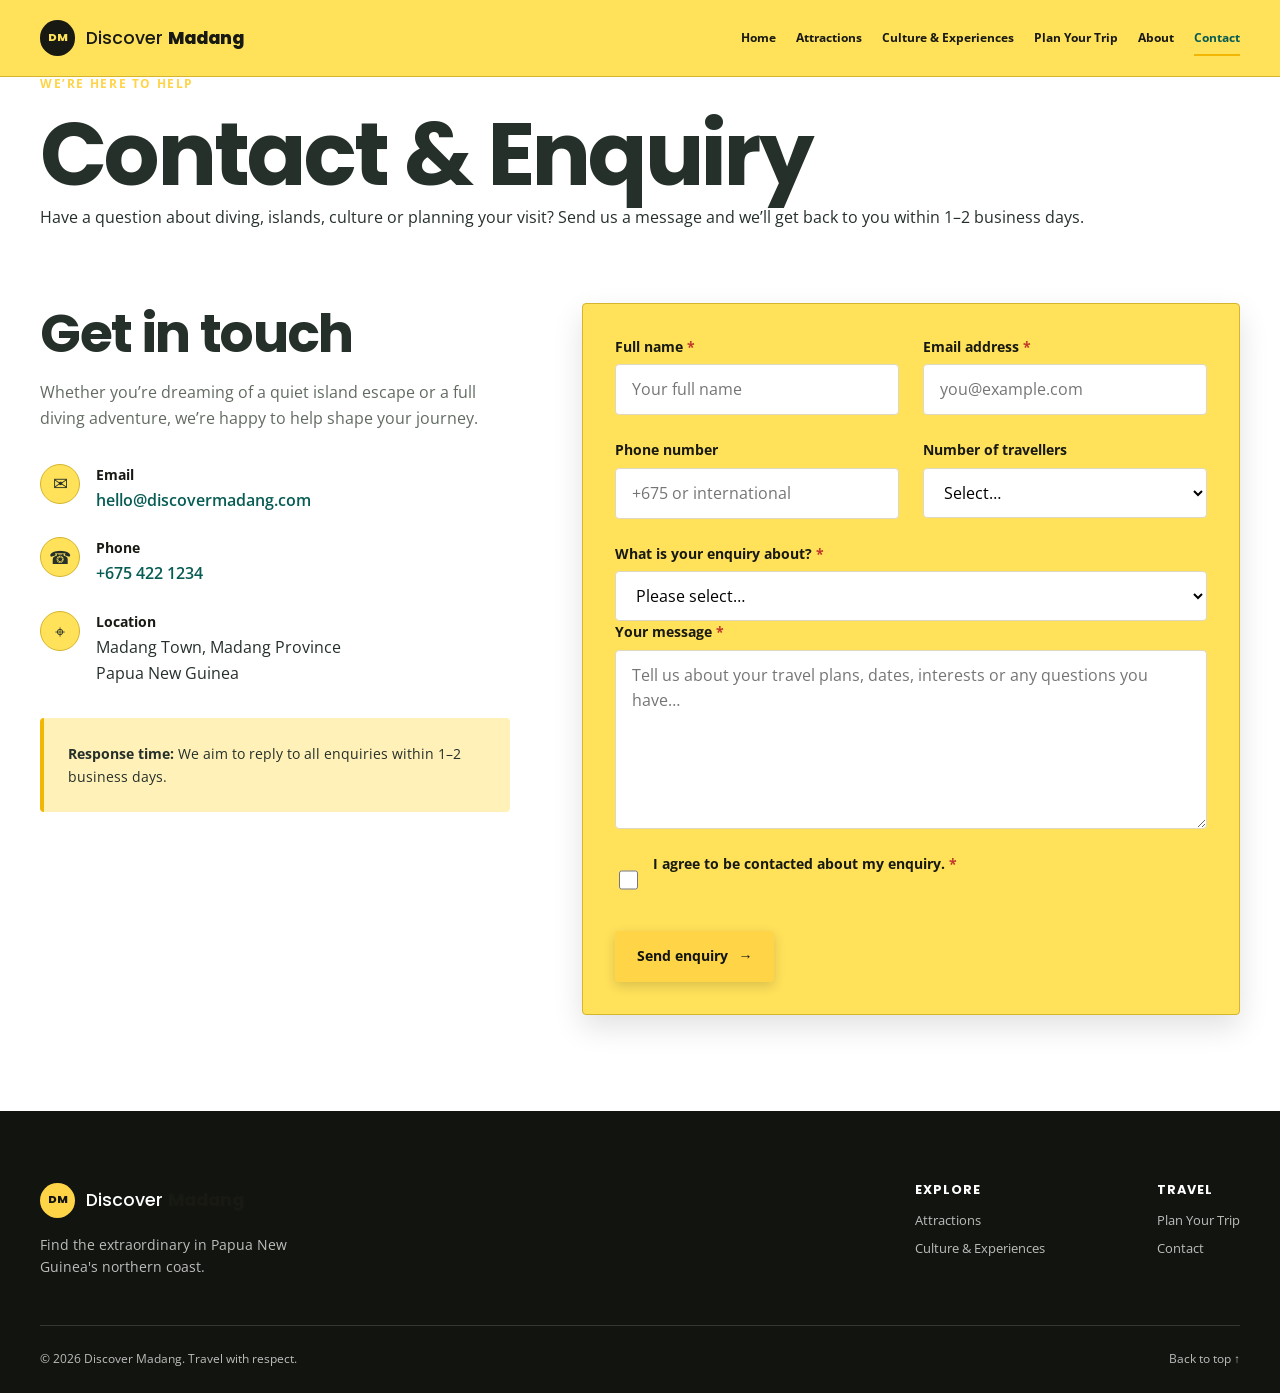
<file: contact.html>
<!DOCTYPE html>
<html lang="en">
<head>
    <meta charset="UTF-8">
    <meta name="viewport" content="width=device-width, initial-scale=1.0">
    <meta name="description" content="Contact Discover Madang – send an enquiry about your trip to Papua New Guinea’s ocean paradise.">
    <title>Contact &amp; Enquiry | Discover Madang</title>
    <link rel="preconnect" href="https://fonts.googleapis.com">
    <link rel="preconnect" href="https://fonts.gstatic.com" crossorigin>
    <link href="https://fonts.googleapis.com/css2?family=Open+Sans:wght@400;500;600;700&family=Poppins:wght@500;600;700;800&display=swap" rel="stylesheet">
    <link rel="stylesheet" href="css/styles.css">
    <script src="js/main.js" defer></script>
</head>
<body>
<a class="skip-link" href="#main-content">Skip to main content</a>

<header class="site-header">
    <div class="container header-inner">
        <a class="site-logo" href="index.html" aria-label="Discover Madang home">
            <span class="logo-mark" aria-hidden="true">DM</span>
            <span class="logo-text">Discover <strong>Madang</strong></span>
        </a>

        <button class="menu-toggle" type="button" aria-expanded="false" aria-controls="primary-navigation">
            <span class="sr-only">Open menu</span>
            <span class="menu-icon" aria-hidden="true"><span></span><span></span><span></span></span>
        </button>

        <nav class="primary-nav" id="primary-navigation" aria-label="Primary navigation">
            <ul>
                <li><a href="index.html">Home</a></li>
                <li><a href="attractions.html">Attractions</a></li>
                <li><a href="culture-experiences.html">Culture &amp; Experiences</a></li>
                <li><a href="plan-your-trip-preview.html">Plan Your Trip</a></li>
                <li><a href="about.html">About</a></li>
                <li><a class="active" href="contact.html" aria-current="page">Contact</a></li>
            </ul>
        </nav>
    </div>
</header>

<main id="main-content">
    <section class="page-hero">
        <div class="container">
            <p class="eyebrow">We’re here to help</p>
            <h1>Contact &amp; Enquiry</h1>
            <p class="page-hero-copy">Have a question about diving, islands, culture or planning your visit? Send us a message and we’ll get back to you within 1–2 business days.</p>
        </div>
    </section>

    <section class="section contact-section">
        <div class="container contact-grid">
            <aside class="contact-info">
                <h2>Get in touch</h2>
                <p>Whether you’re dreaming of a quiet island escape or a full diving adventure, we’re happy to help shape your journey.</p>

                <div class="contact-details">
                    <div class="contact-item">
                        <span class="contact-icon" aria-hidden="true">✉</span>
                        <div>
                            <strong>Email</strong>
                            <a href="mailto:hello@discovermadang.com">hello@discovermadang.com</a>
                        </div>
                    </div>
                    <div class="contact-item">
                        <span class="contact-icon" aria-hidden="true">☎</span>
                        <div>
                            <strong>Phone</strong>
                            <a href="tel:+6754221234">+675 422 1234</a>
                        </div>
                    </div>
                    <div class="contact-item">
                        <span class="contact-icon" aria-hidden="true">⌖</span>
                        <div>
                            <strong>Location</strong>
                            <span>Madang Town, Madang Province<br>Papua New Guinea</span>
                        </div>
                    </div>
                </div>

                <div class="contact-note">
                    <p><strong>Response time:</strong> We aim to reply to all enquiries within 1–2 business days.</p>
                </div>
            </aside>

            <div class="contact-form-wrap">
                <form class="enquiry-form" id="enquiry-form" novalidate>
                    <div class="form-row">
                        <div class="form-group">
                            <label for="full-name">Full name <span class="required">*</span></label>
                            <input type="text" id="full-name" name="full-name" required autocomplete="name" placeholder="Your full name">
                        </div>
                        <div class="form-group">
                            <label for="email">Email address <span class="required">*</span></label>
                            <input type="email" id="email" name="email" required autocomplete="email" placeholder="you@example.com">
                        </div>
                    </div>

                    <div class="form-row">
                        <div class="form-group">
                            <label for="phone">Phone number</label>
                            <input type="tel" id="phone" name="phone" autocomplete="tel" placeholder="+675 or international">
                        </div>
                        <div class="form-group">
                            <label for="travellers">Number of travellers</label>
                            <select id="travellers" name="travellers">
                                <option value="">Select…</option>
                                <option value="1">1 person</option>
                                <option value="2">2 people</option>
                                <option value="3-4">3–4 people</option>
                                <option value="5+">5 or more</option>
                            </select>
                        </div>
                    </div>

                    <div class="form-group">
                        <label for="subject">What is your enquiry about? <span class="required">*</span></label>
                        <select id="subject" name="subject" required>
                            <option value="">Please select…</option>
                            <option value="diving">Diving &amp; snorkelling</option>
                            <option value="islands">Island stays &amp; day trips</option>
                            <option value="culture">Culture &amp; village experiences</option>
                            <option value="history">WWII history sites</option>
                            <option value="itinerary">Help planning an itinerary</option>
                            <option value="general">General question</option>
                            <option value="other">Other</option>
                        </select>
                    </div>

                    <div class="form-group">
                        <label for="message">Your message <span class="required">*</span></label>
                        <textarea id="message" name="message" rows="6" required placeholder="Tell us about your travel plans, dates, interests or any questions you have…"></textarea>
                    </div>

                    <div class="form-group form-checkbox">
                        <input type="checkbox" id="consent" name="consent" required>
                        <label for="consent">I agree to be contacted about my enquiry. <span class="required">*</span></label>
                    </div>

                    <div class="form-actions">
                        <button type="submit" class="button button-primary">Send enquiry <span aria-hidden="true">→</span></button>
                    </div>

                    <div class="form-status" id="form-status" role="status" aria-live="polite" hidden></div>
                </form>
            </div>
        </div>
    </section>
</main>

<footer class="site-footer">
    <div class="container footer-main">
        <div class="footer-brand">
            <a class="site-logo site-logo-footer" href="index.html" aria-label="Discover Madang home">
                <span class="logo-mark" aria-hidden="true">DM</span>
                <span class="logo-text">Discover <strong>Madang</strong></span>
            </a>
            <p>Find the extraordinary in Papua New Guinea's northern coast.</p>
        </div>
        <div class="footer-links">
            <div>
                <h3>Explore</h3>
                <a href="attractions.html">Attractions</a>
                <a href="culture-experiences.html">Culture &amp; Experiences</a>
            </div>
            <div>
                <h3>Travel</h3>
                <a href="plan-your-trip-preview.html">Plan Your Trip</a>
                <a href="contact.html">Contact</a>
            </div>
        </div>
    </div>
    <div class="container footer-bottom">
        <p>© <span id="current-year">2026</span> Discover Madang. Travel with respect.</p>
        <a href="#main-content">Back to top ↑</a>
    </div>
</footer>
</body>
</html>
</file>
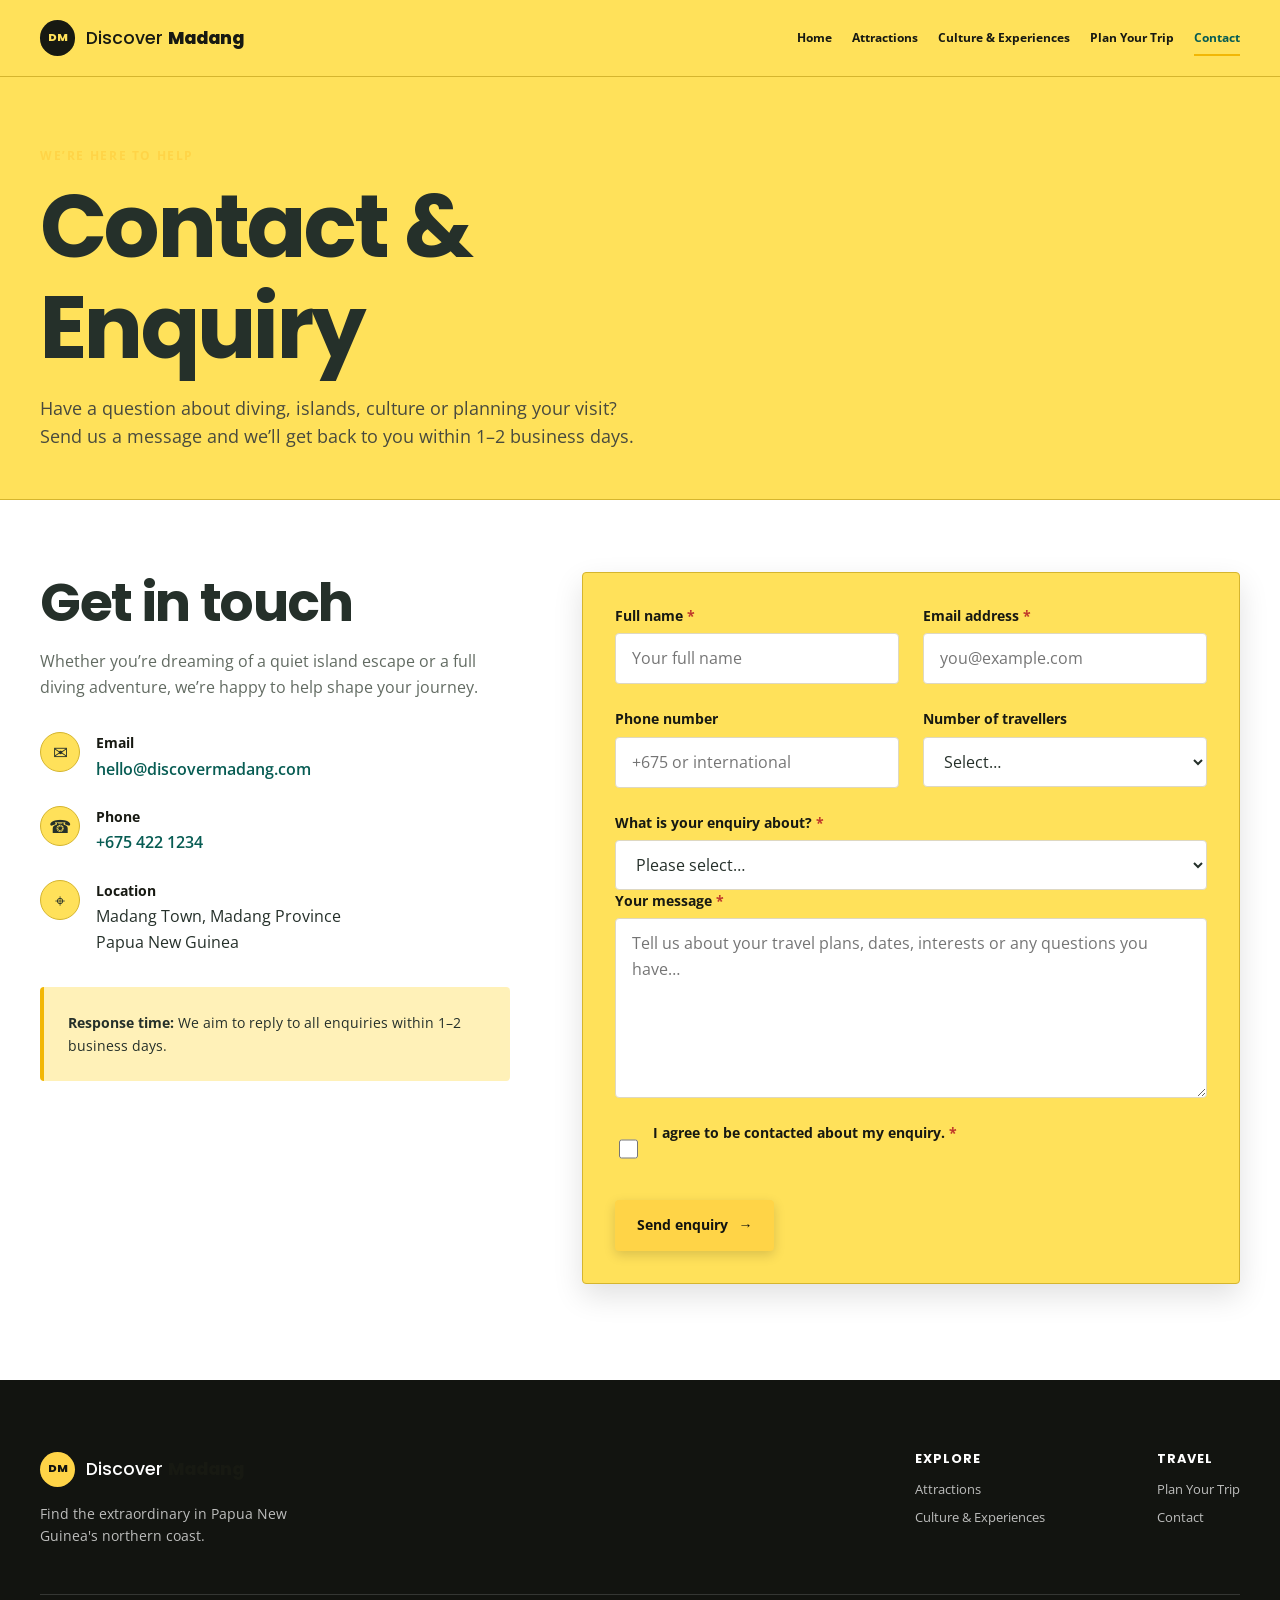
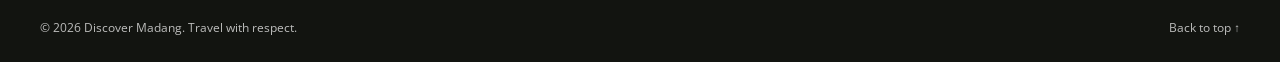
<file: Contacts.html>
<!DOCTYPE html>
<html lang="en">
<head>
    <meta charset="UTF-8">
    <meta name="viewport" content="width=device-width, initial-scale=1.0">
    <meta name="description" content="Contact Discover Madang – send an enquiry about your trip to Papua New Guinea’s ocean paradise.">
    <title>Contact & Enquiry | Discover Madang</title>
    <link rel="preconnect" href="https://fonts.googleapis.com">
    <link rel="preconnect" href="https://fonts.gstatic.com" crossorigin>
    <link href="https://fonts.googleapis.com/css2?family=Open+Sans:wght@400;500;600;700&family=Poppins:wght@500;600;700;800&display=swap" rel="stylesheet">
    <link rel="stylesheet" href="css/styles.css">
    <script src="js/main.js" defer></script>
</head>
<body>
<a class="skip-link" href="#main-content">Skip to main content</a>

<header class="site-header">
    <div class="container header-inner">
        <a class="site-logo" href="index.html" aria-label="Discover Madang home">
            <span class="logo-mark" aria-hidden="true">DM</span>
            <span class="logo-text">Discover <strong>Madang</strong></span>
        </a>

        <button class="menu-toggle" type="button" aria-expanded="false" aria-controls="primary-navigation">
            <span class="sr-only">Open menu</span>
            <span class="menu-icon" aria-hidden="true"><span></span><span></span><span></span></span>
        </button>

        <nav class="primary-nav" id="primary-navigation" aria-label="Primary navigation">
            <ul>
                <li><a href="index.html">Home</a></li>
                <li><a href="attractions.html">Attractions</a></li>
                <li><a href="culture-experiences.html">Culture &amp; Experiences</a></li>
                <li><a href="plan-your-trip.html">Plan Your Trip</a></li>
                <li><a class="active" href="contact.html" aria-current="page">Contact</a></li>
            </ul>
        </nav>
    </div>
</header>

<main id="main-content">
    <section class="page-hero">
        <div class="container">
            <p class="eyebrow">We’re here to help</p>
            <h1>Contact &amp; Enquiry</h1>
            <p class="page-hero-copy">Have a question about diving, islands, culture or planning your visit? Send us a message and we’ll get back to you within 1–2 business days.</p>
        </div>
    </section>

    <section class="section contact-section">
        <div class="container contact-grid">

            <!-- Left side - Contact Info -->
            <aside class="contact-info">
                <h2>Get in touch</h2>
                <p>Whether you’re dreaming of a quiet island escape or a full diving adventure, we’re happy to help shape your journey.</p>

                <div class="contact-details">
                    <div class="contact-item">
                        <span class="contact-icon" aria-hidden="true">✉</span>
                        <div>
                            <strong>Email</strong>
                            <a href="mailto:hello@discovermadang.com">hello@discovermadang.com</a>
                        </div>
                    </div>
                    <div class="contact-item">
                        <span class="contact-icon" aria-hidden="true">☎</span>
                        <div>
                            <strong>Phone</strong>
                            <a href="tel:+6754221234">+675 422 1234</a>
                        </div>
                    </div>
                    <div class="contact-item">
                        <span class="contact-icon" aria-hidden="true">⌖</span>
                        <div>
                            <strong>Location</strong>
                            <span>Madang Town, Madang Province<br>Papua New Guinea</span>
                        </div>
                    </div>
                </div>

                <div class="contact-note">
                    <p><strong>Response time:</strong> We aim to reply to all enquiries within 1–2 business days.</p>
                </div>
            </aside>

            <!-- Right side - Enquiry Form -->
            <div class="contact-form-wrap">
                <form class="enquiry-form" id="enquiry-form" novalidate>
                    <div class="form-row">
                        <div class="form-group">
                            <label for="full-name">Full name <span class="required">*</span></label>
                            <input type="text" id="full-name" name="full-name" required autocomplete="name" placeholder="Your full name">
                        </div>
                        <div class="form-group">
                            <label for="email">Email address <span class="required">*</span></label>
                            <input type="email" id="email" name="email" required autocomplete="email" placeholder="you@example.com">
                        </div>
                    </div>

                    <div class="form-row">
                        <div class="form-group">
                            <label for="phone">Phone number</label>
                            <input type="tel" id="phone" name="phone" autocomplete="tel" placeholder="+675 or international">
                        </div>
                        <div class="form-group">
                            <label for="travellers">Number of travellers</label>
                            <select id="travellers" name="travellers">
                                <option value="">Select…</option>
                                <option value="1">1 person</option>
                                <option value="2">2 people</option>
                                <option value="3-4">3–4 people</option>
                                <option value="5+">5 or more</option>
                            </select>
                        </div>
                    </div>

                    <div class="form-group">
                        <label for="subject">What is your enquiry about? <span class="required">*</span></label>
                        <select id="subject" name="subject" required>
                            <option value="">Please select…</option>
                            <option value="diving">Diving &amp; snorkelling</option>
                            <option value="islands">Island stays &amp; day trips</option>
                            <option value="culture">Culture &amp; village experiences</option>
                            <option value="history">WWII history sites</option>
                            <option value="itinerary">Help planning an itinerary</option>
                            <option value="general">General question</option>
                            <option value="other">Other</option>
                        </select>
                    </div>

                    <div class="form-group">
                        <label for="message">Your message <span class="required">*</span></label>
                        <textarea id="message" name="message" rows="6" required placeholder="Tell us about your travel plans, dates, interests or any questions you have…"></textarea>
                    </div>

                    <div class="form-group form-checkbox">
                        <input type="checkbox" id="consent" name="consent" required>
                        <label for="consent">I agree to be contacted about my enquiry. <span class="required">*</span></label>
                    </div>

                    <div class="form-actions">
                        <button type="submit" class="button button-primary">Send enquiry <span aria-hidden="true">→</span></button>
                    </div>

                    <div class="form-status" id="form-status" role="status" aria-live="polite" hidden></div>
                </form>
            </div>

        </div>
    </section>
</main>

<footer class="site-footer">
    <div class="container footer-main">
        <div class="footer-brand">
            <a class="site-logo site-logo-footer" href="index.html" aria-label="Discover Madang home">
                <span class="logo-mark" aria-hidden="true">DM</span>
                <span class="logo-text">Discover <strong>Madang</strong></span>
            </a>
            <p>Find the extraordinary in Papua New Guinea's northern coast.</p>
        </div>
        <div class="footer-links">
            <div>
                <h3>Explore</h3>
                <a href="attractions.html">Attractions</a>
                <a href="culture-experiences.html">Culture &amp; Experiences</a>
            </div>
            <div>
                <h3>Travel</h3>
                <a href="plan-your-trip.html">Plan Your Trip</a>
                <a href="contact.html">Contact</a>
            </div>
        </div>
    </div>
    <div class="container footer-bottom">
        <p>© <span id="current-year">2026</span> Discover Madang. Travel with respect.</p>
        <a href="#main-content">Back to top ↑</a>
    </div>
</footer>
</body>
</html>


<style>
    .page-hero {
        padding: var(--space-7) 0 var(--space-6);
        background: var(--surface);
        border-bottom: 1px solid #D5B52E;
    }
    .page-hero h1 {
        margin-bottom: var(--space-3);
        max-width: 700px;
    }
    .page-hero-copy {
        max-width: 620px;
        color: var(--surface-muted);
        font-size: 1.1rem;
    }

    .contact-section {
        padding-top: var(--space-7);
    }
    .contact-grid {
        display: grid;
        gap: var(--space-7);
    }

    .contact-info h2 {
        margin-bottom: var(--space-3);
    }
    .contact-info > p {
        margin-bottom: var(--space-5);
        color: var(--muted);
    }

    .contact-details {
        display: grid;
        gap: var(--space-4);
        margin-bottom: var(--space-5);
    }
    .contact-item {
        display: flex;
        gap: 1rem;
        align-items: flex-start;
    }
    .contact-icon {
        display: grid;
        width: 2.5rem;
        height: 2.5rem;
        place-items: center;
        background: var(--surface);
        border: 1px solid #D5B52E;
        border-radius: 50%;
        font-size: 1.1rem;
        flex-shrink: 0;
    }
    .contact-item strong {
        display: block;
        margin-bottom: 0.15rem;
        font-size: 0.85rem;
        color: var(--surface-text);
    }
    .contact-item a {
        color: var(--surface-link);
        text-decoration: none;
        font-weight: 600;
    }
    .contact-item a:hover {
        color: var(--primary);
    }

    .contact-note {
        padding: var(--space-4);
        background: var(--sand);
        border-left: 4px solid var(--primary);
        border-radius: var(--radius);
        font-size: 0.9rem;
    }

    .contact-form-wrap {
        background: var(--surface);
        border: 1px solid #D5B52E;
        border-radius: var(--radius);
        padding: var(--space-5);
        box-shadow: 0 12px 30px rgba(0,0,0,0.12);
    }

    .enquiry-form .form-row {
        display: grid;
        gap: var(--space-4);
        margin-bottom: var(--space-4);
    }
    .form-group {
        display: flex;
        flex-direction: column;
        gap: 0.4rem;
    }
    .form-group label {
        font-size: 0.85rem;
        font-weight: 700;
        color: var(--surface-text);
    }
    .required {
        color: var(--error);
    }
    .form-group input,
    .form-group select,
    .form-group textarea {
        width: 100%;
        min-height: 3rem;
        padding: 0.75rem 1rem;
        border: 1px solid var(--border);
        border-radius: var(--radius);
        background: var(--white);
        color: var(--text);
        font: inherit;
        transition: border-color var(--transition), box-shadow var(--transition);
    }
    .form-group textarea {
        min-height: 150px;
        resize: vertical;
    }
    .form-group input:focus,
    .form-group select:focus,
    .form-group textarea:focus {
        outline: none;
        border-color: var(--primary);
        box-shadow: 0 0 0 3px rgba(242, 183, 5, 0.25);
    }

    .form-checkbox {
        flex-direction: row;
        align-items: flex-start;
        gap: 0.75rem;
        margin: var(--space-4) 0;
    }
    .form-checkbox input {
        width: 1.2rem;
        height: 1.2rem;
        margin-top: 0.2rem;
        accent-color: var(--primary);
    }

    .form-actions {
        margin-top: var(--space-4);
    }

    .form-status {
        margin-top: var(--space-4);
        padding: var(--space-3) var(--space-4);
        border-radius: var(--radius);
        font-weight: 600;
    }
    .form-status.success {
        background: #E8F5E9;
        color: var(--success);
        border: 1px solid #A5D6A7;
    }
    .form-status.error {
        background: #FFEBEE;
        color: var(--error);
        border: 1px solid #EF9A9A;
    }

    @media (min-width: 800px) {
        .contact-grid {
            grid-template-columns: 1fr 1.4fr;
            align-items: start;
        }
        .enquiry-form .form-row {
            grid-template-columns: 1fr 1fr;
        }
    }
</style>
</body>
</html>
</file>
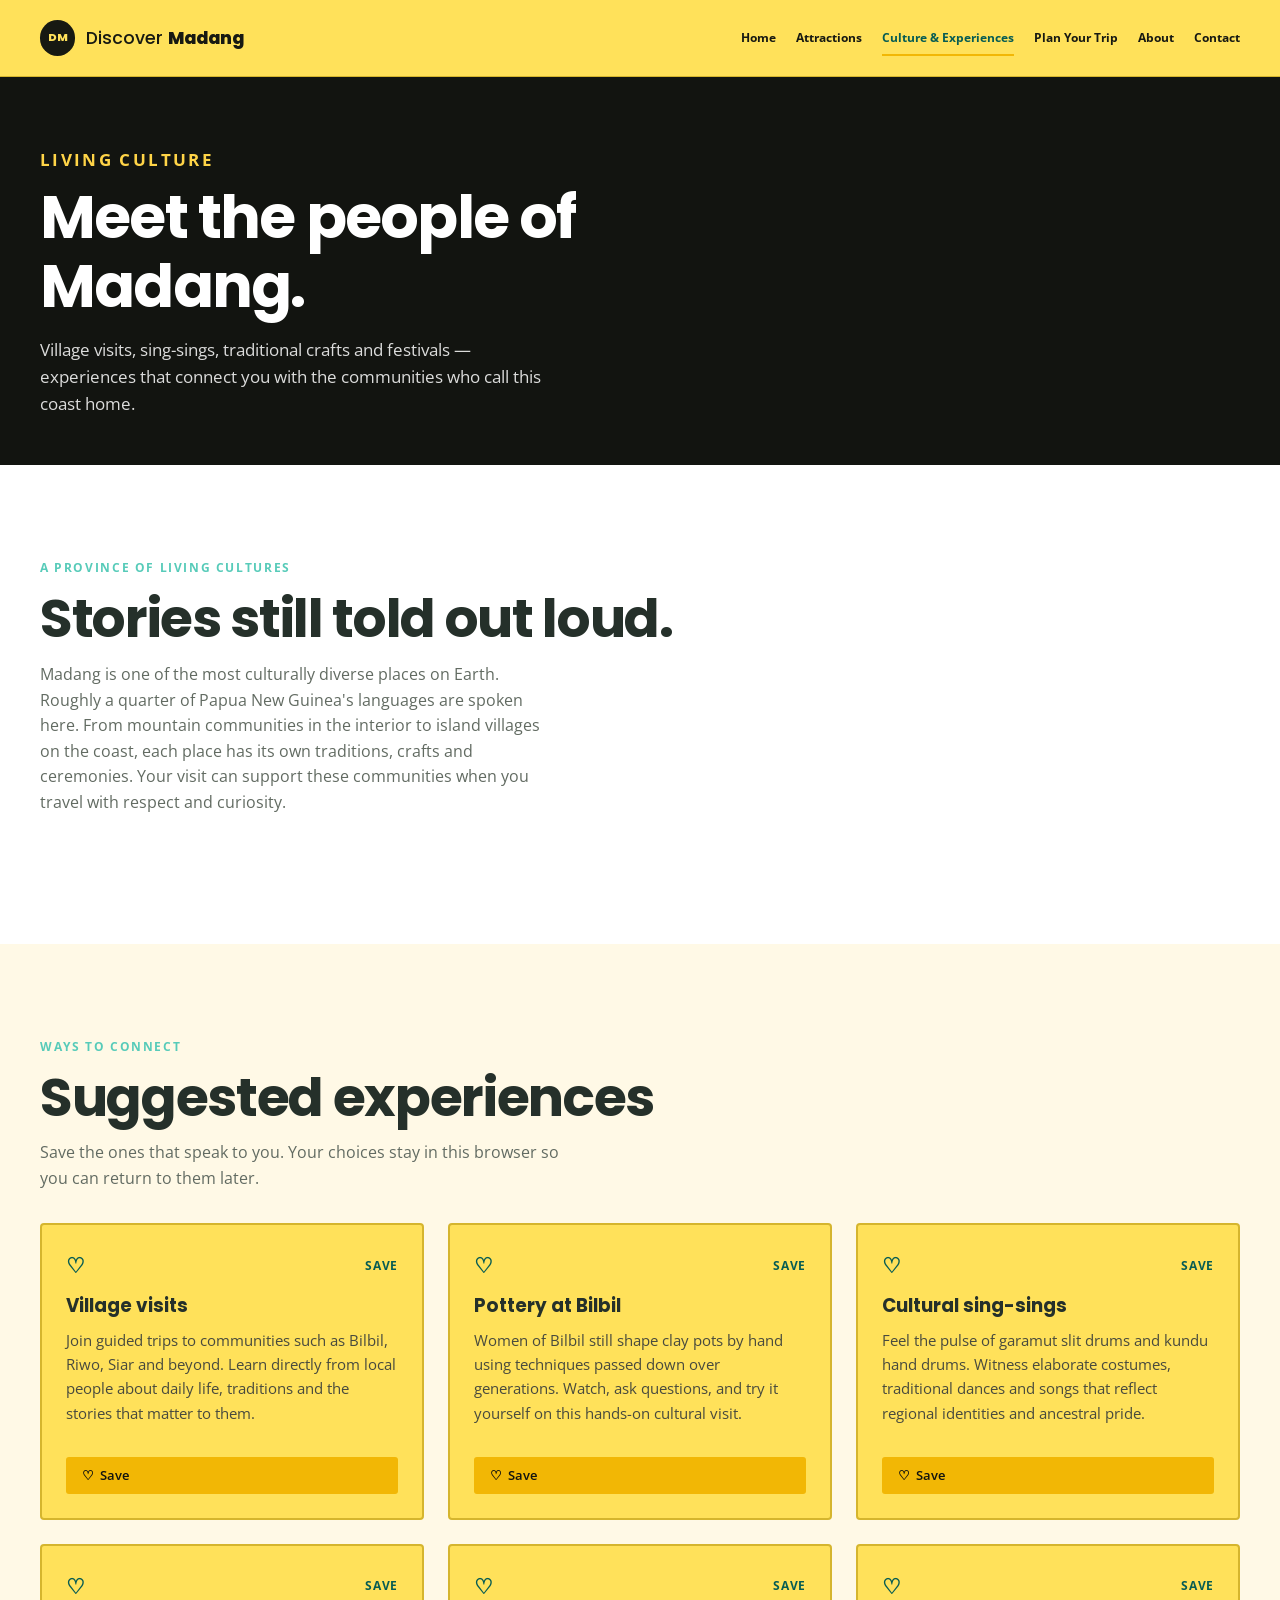
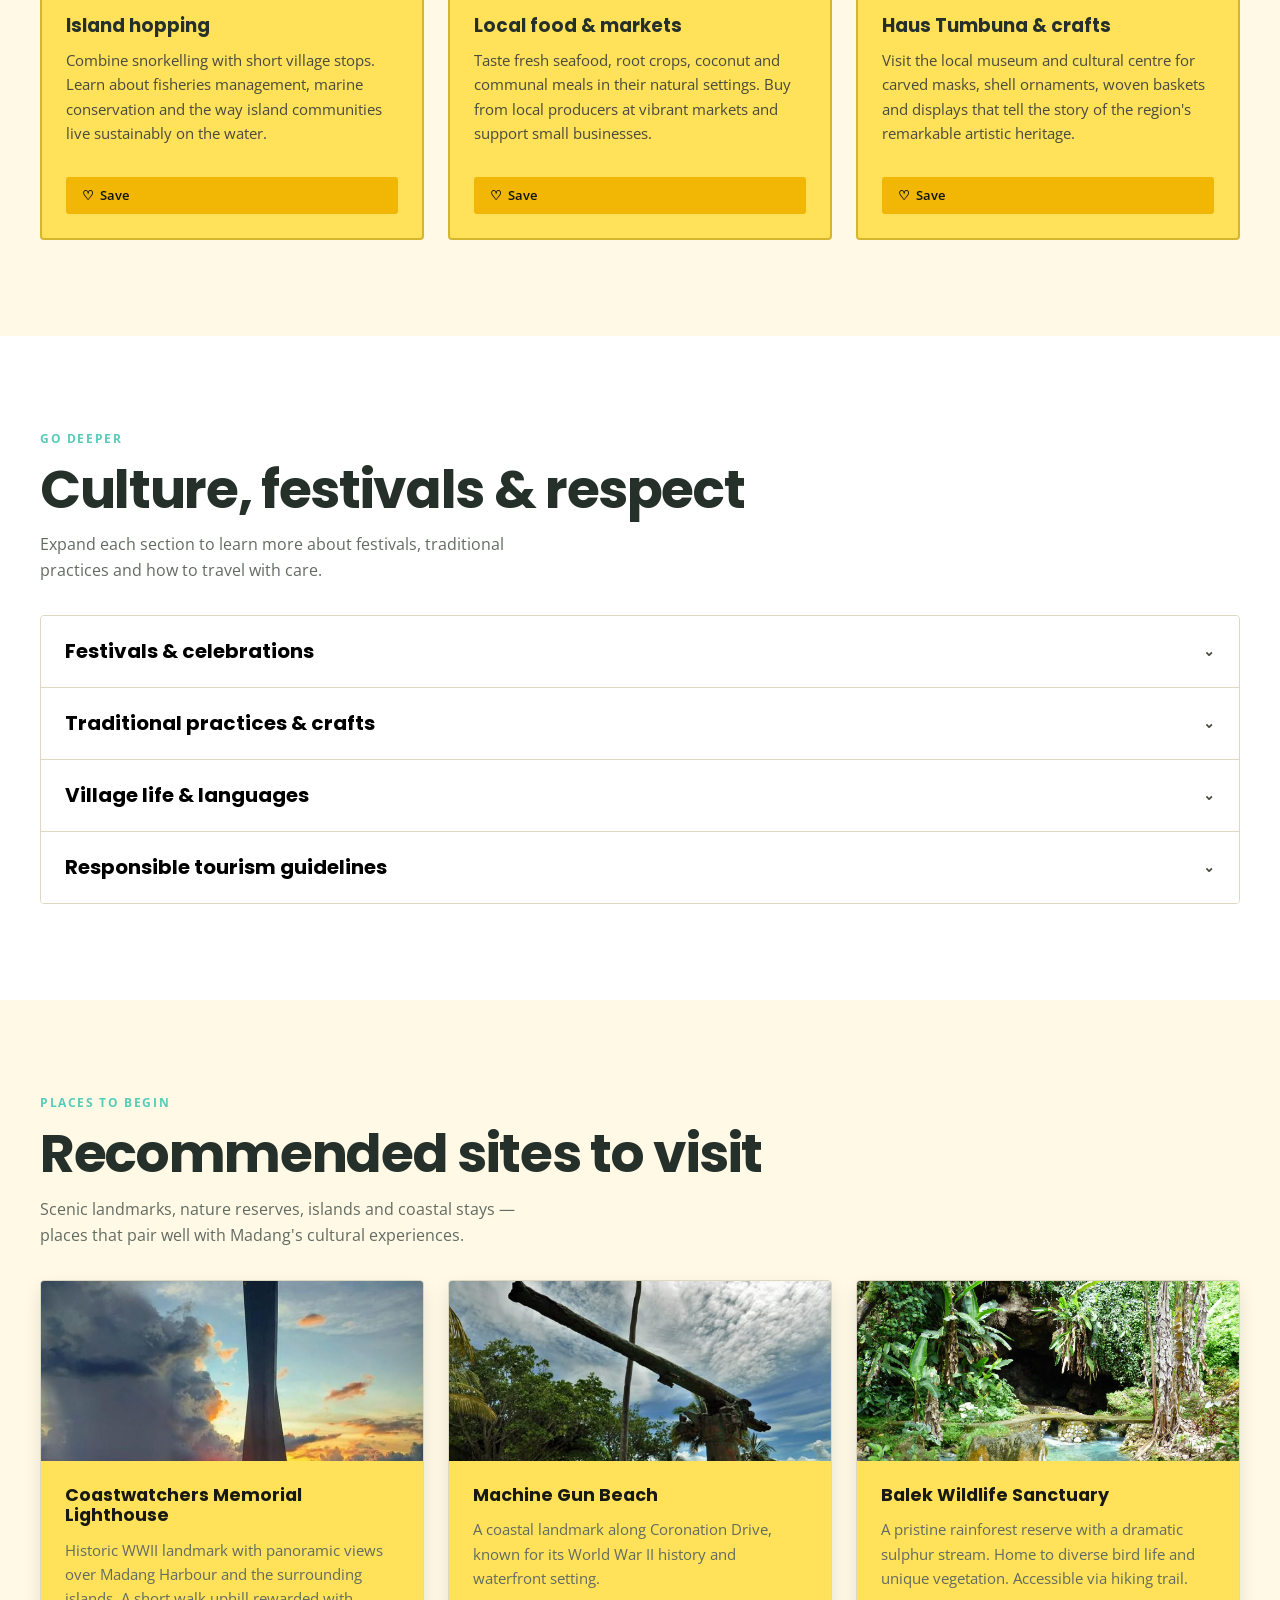
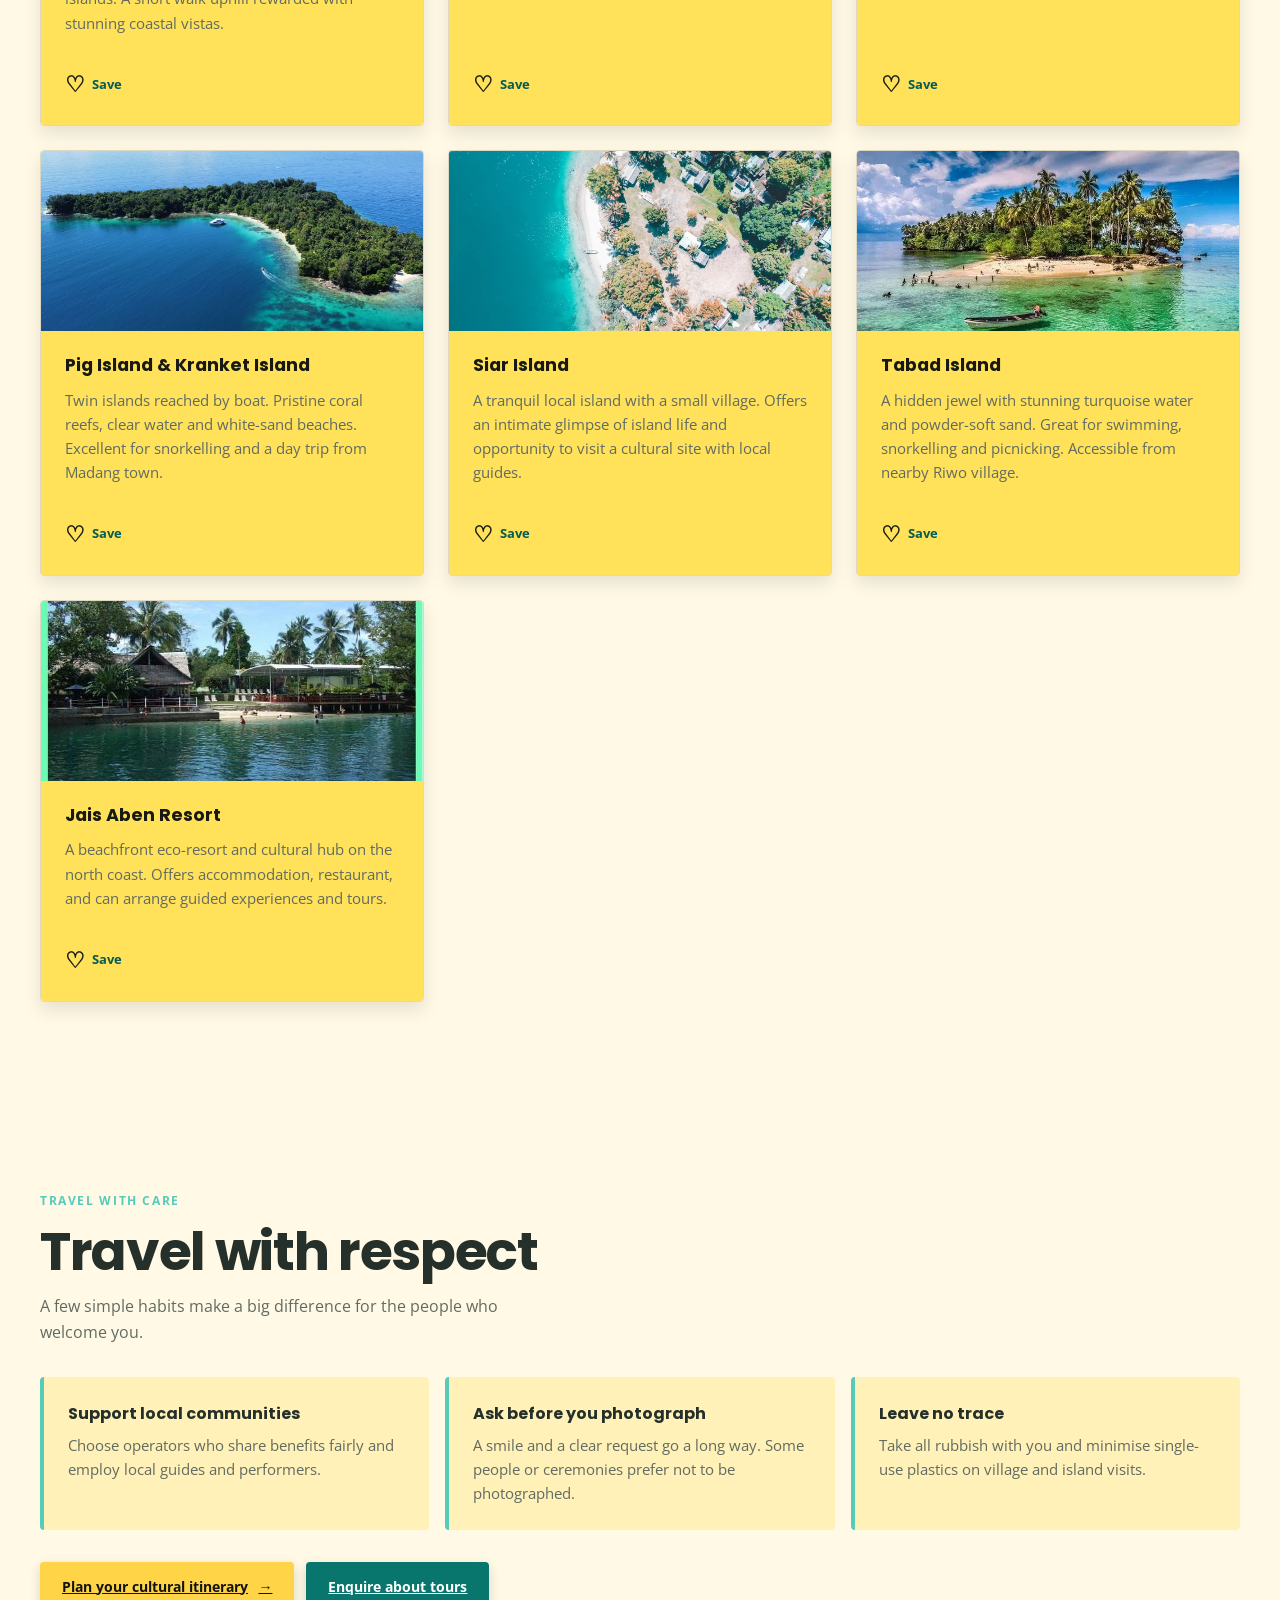
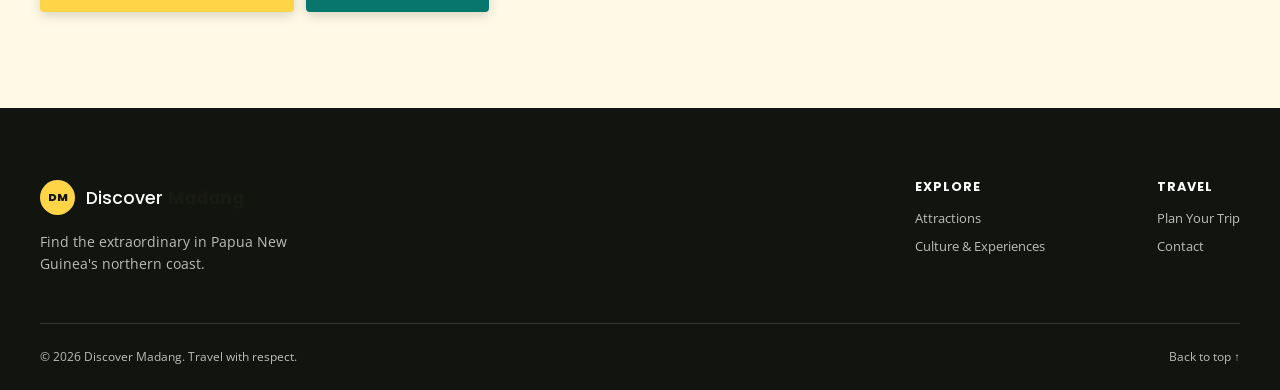
<file: culture-experiences.html>
<!DOCTYPE html>
<html lang="en">
<head>
  <meta charset="UTF-8">
  <meta name="viewport" content="width=device-width, initial-scale=1.0">
  <meta name="description" content="Discover Madang's living cultures: village visits, sing-sings, traditional crafts, festivals and responsible tourism experiences in Papua New Guinea.">
  <title>Culture &amp; Experiences | Discover Madang</title>
  <link rel="preconnect" href="https://fonts.googleapis.com">
  <link rel="preconnect" href="https://fonts.gstatic.com" crossorigin>
  <link href="https://fonts.googleapis.com/css2?family=Open+Sans:wght@400;500;600;700&family=Poppins:wght@500;600;700;800&display=swap" rel="stylesheet">
  <link rel="stylesheet" href="css/styles.css">
  <script src="js/main.js" defer></script>
  <style>
    .page-hero { padding: var(--space-7) 0 var(--space-6); background: var(--dark); color: var(--white); }
    .page-hero .eyebrow { color: var(--accent); }
    .page-hero h1 { color: var(--white); font-size: clamp(2.2rem, 6vw, 3.75rem); max-width: 14ch; margin-bottom: var(--space-3); }
    .page-hero p { max-width: 52ch; color: rgba(255, 255, 255, 0.85); font-size: 1.05rem; }
    .section { position: relative; overflow: hidden; }
    .section h2 {
      opacity: 0;
      transform: translateY(18px);
      animation: sectionReveal 600ms ease forwards;
    }
    .section .eyebrow {
      opacity: 0;
      transform: translateY(12px);
      animation: sectionReveal 500ms ease forwards;
    }
    .section .section-lead {
      opacity: 0;
      transform: translateY(18px);
      animation: sectionReveal 700ms ease forwards;
    }
    @keyframes sectionReveal {
      to {
        opacity: 1;
        transform: translateY(0);
      }
    }
    .experience-grid { display: grid; gap: var(--space-4); grid-template-columns: 1fr; }
    @media (min-width: 640px) { .experience-grid { grid-template-columns: repeat(2, 1fr); } }
    @media (min-width: 900px) { .experience-grid { grid-template-columns: repeat(3, 1fr); } }
    .experience-card {
      background: var(--surface);
      border: 2px solid #D5B52E;
      border-radius: var(--radius);
      padding: var(--space-4);
      display: flex;
      flex-direction: column;
      min-height: 100%;
      cursor: pointer;
      transition: all 300ms cubic-bezier(0.34, 1.56, 0.64, 1);
      position: relative;
      overflow: hidden;
      opacity: 0;
      transform: translateY(20px);
      animation: cardReveal 600ms ease forwards;
    }
    .experience-card:nth-child(2) { animation-delay: 80ms; }
    .experience-card:nth-child(3) { animation-delay: 160ms; }
    .experience-card:nth-child(4) { animation-delay: 240ms; }
    .experience-card:nth-child(5) { animation-delay: 320ms; }
    .experience-card:nth-child(6) { animation-delay: 400ms; }
    @keyframes cardReveal {
      to {
        opacity: 1;
        transform: translateY(0);
      }
    }
    .experience-card::before {
      content: '';
      position: absolute;
      top: 0;
      left: 0;
      right: 0;
      bottom: 0;
      background: linear-gradient(135deg, rgba(242, 183, 5, 0.15) 0%, rgba(87, 203, 185, 0.15) 100%);
      opacity: 0;
      transition: opacity 300ms ease;
      pointer-events: none;
    }
    .experience-card:hover,
    .experience-card:focus-within {
      transform: translateY(-12px) scale(1.03);
      box-shadow: 0 16px 40px rgba(0, 0, 0, 0.2);
      border-color: var(--primary);
    }
    .experience-card:hover::before,
    .experience-card:focus-within::before {
      opacity: 1;
    }
    .experience-card h3 {
      margin: 0 0 var(--space-2);
      font-size: 1.15rem;
      position: relative;
      z-index: 1;
    }
    .experience-card p {
      flex: 1;
      color: var(--surface-muted);
      font-size: 0.95rem;
      margin-bottom: var(--space-3);
      position: relative;
      z-index: 1;
    }
    .experience-card .card-meta {
      display: flex;
      justify-content: space-between;
      align-items: center;
      margin-bottom: var(--space-2);
      font-size: 0.72rem;
      font-weight: 700;
      letter-spacing: 0.06em;
      position: relative;
      z-index: 1;
    }
    .experience-card .card-meta span:first-child {
      font-size: 1.3rem;
      color: var(--surface-link);
      font-weight: 800;
    }
    .experience-card button {
      background: none;
      border: none;
      padding: 0;
      cursor: pointer;
      position: relative;
      z-index: 1;
    }
    .experience-card .save-experience {
      display: inline-flex;
      align-items: center;
      gap: 0.4rem;
      padding: 0.5rem 1rem;
      background: var(--primary);
      color: var(--dark);
      border-radius: 3px;
      font-size: 0.8rem;
      font-weight: 600;
      margin-top: var(--space-3);
      transition: all 200ms ease;
    }
    .experience-card .save-experience:hover {
      background: var(--secondary);
      color: var(--white);
      transform: scale(1.08);
    }
    .experience-card .save-experience.is-saved {
      background: var(--error);
      color: var(--white);
    }
    .accordion { border: 1px solid var(--border); border-radius: var(--radius); overflow: hidden; background: var(--light); }
    .accordion-item + .accordion-item { border-top: 1px solid var(--border); }
    .accordion-item {
      opacity: 0;
      transform: translateY(10px);
      animation: accordionReveal 500ms ease forwards;
    }
    .accordion-item:nth-child(2) { animation-delay: 80ms; }
    .accordion-item:nth-child(3) { animation-delay: 160ms; }
    .accordion-item:nth-child(4) { animation-delay: 240ms; }
    @keyframes accordionReveal {
      to {
        opacity: 1;
        transform: translateY(0);
      }
    }
    .accordion-header { width: 100%; display: flex; align-items: center; justify-content: space-between; gap: var(--space-3); padding: var(--space-4); background: var(--light); border: 0; cursor: pointer; transition: background 200ms ease, transform 200ms ease; }
    .accordion-header:hover,
    .accordion-header:focus-visible { background: var(--sand); transform: translateX(4px); }
    .accordion-icon { flex-shrink: 0; transition: transform var(--transition); font-size: 0.85rem; color: var(--surface-muted); }
    .accordion-header[aria-expanded="true"] .accordion-icon { transform: rotate(180deg); }
    .accordion-panel { max-height: 0; overflow: hidden; transition: max-height 0.3s ease; background: #FFFBEE; }
    .accordion-panel.is-open { max-height: 900px; }
    .accordion-content { padding: 0 var(--space-4) var(--space-4); color: var(--muted); font-size: 0.98rem; }
    .accordion-content p + p, .accordion-content p + ul { margin-top: var(--space-2); }
    .accordion-content ul { margin: var(--space-2) 0 0; padding-left: 1.2rem; }
    .accordion-content li + li { margin-top: 0.35rem; }
    .recommend-grid { display: grid; gap: var(--space-4); grid-template-columns: 1fr; }
    @media (min-width: 640px) { .recommend-grid { grid-template-columns: repeat(2, 1fr); } }
    @media (min-width: 900px) { .recommend-grid { grid-template-columns: repeat(3, 1fr); } }
    .recommend-card {
      background: var(--light);
      border: 1px solid var(--border);
      border-radius: var(--radius);
      overflow: hidden;
      display: flex;
      flex-direction: column;
      position: relative;
      transition: all 300ms cubic-bezier(0.34, 1.56, 0.64, 1);
      cursor: pointer;
      opacity: 0;
      transform: translateY(18px);
      animation: cardReveal 650ms ease forwards;
    }
    .recommend-card:nth-child(2) { animation-delay: 80ms; }
    .recommend-card:nth-child(3) { animation-delay: 160ms; }
    .recommend-card:nth-child(4) { animation-delay: 240ms; }
    .recommend-card:nth-child(5) { animation-delay: 320ms; }
    .recommend-card:nth-child(6) { animation-delay: 400ms; }
    .recommend-card:nth-child(7) { animation-delay: 480ms; }
    .recommend-card:hover,
    .recommend-card:focus-within {
      transform: translateY(-10px) scale(1.02);
      box-shadow: 0 16px 40px rgba(0, 0, 0, 0.2);
      border-color: var(--primary);
    }
    .recommend-card img { width: 100%; height: 180px; object-fit: cover; background: var(--sand); transition: transform 500ms cubic-bezier(0.34, 1.56, 0.64, 1); }
    .recommend-card:hover img,
    .recommend-card:focus-within img { transform: scale(1.08) rotate(1deg); }
    .recommend-card .card-body { padding: var(--space-4); flex: 1; display: flex; flex-direction: column; }
    .recommend-card h3 { margin: 0 0 var(--space-2); font-size: 1.1rem; }
    .recommend-card p { color: var(--muted); font-size: 0.95rem; flex: 1; }
    .recommend-card .card-actions { margin-top: var(--space-3); }
    .recommend-card .card-actions .save-button { margin: 0; }
    .guidelines-grid { display: grid; gap: var(--space-3); }
    @media (min-width: 700px) { .guidelines-grid { grid-template-columns: repeat(3, 1fr); } }
    .guideline-card { background: var(--sand); border-radius: var(--radius); padding: var(--space-4); border-left: 4px solid var(--secondary); transition: transform 200ms ease, box-shadow 200ms ease; }
    .guideline-card:hover { transform: translateY(-4px); box-shadow: 0 8px 20px rgba(0,0,0,0.08); }
    .guideline-card strong { display: block; font-family: 'Poppins', sans-serif; margin-bottom: 0.35rem; color: var(--text); }
    .guideline-card p { color: var(--muted); font-size: 0.95rem; }
    .section-lead { max-width: 58ch; color: var(--muted); margin-top: var(--space-2); margin-bottom: var(--space-5); }
    .section-soft { background: #FFF9E6; }
    .experience-details-panel {
      margin-top: var(--space-5);
      padding: var(--space-4);
      background: var(--sand);
      border: 2px solid var(--primary);
      border-radius: var(--radius);
      animation: slideDown 300ms ease;
    }
    @keyframes slideDown {
      from { opacity: 0; transform: translateY(-15px); }
      to { opacity: 1; transform: translateY(0); }
    }
    .experience-details-panel h3 {
      color: var(--surface-text);
      margin: 0 0 var(--space-2);
    }
    .experience-details-panel p {
      color: var(--surface-muted);
      margin: 0;
    }
  </style>
</head>
<body>
  <a class="skip-link" href="#main-content">Skip to main content</a>

  <header class="site-header">
    <div class="container header-inner">
      <a class="site-logo" href="index.html" aria-label="Discover Madang home">
        <span class="logo-mark" aria-hidden="true">DM</span>
        <span class="logo-text">Discover <strong>Madang</strong></span>
      </a>

      <button class="menu-toggle" type="button" aria-expanded="false" aria-controls="primary-navigation">
        <span class="sr-only">Open menu</span>
        <span class="menu-icon" aria-hidden="true"><span></span><span></span><span></span></span>
      </button>

      <nav class="primary-nav" id="primary-navigation" aria-label="Primary navigation">
        <ul>
          <li><a href="index.html">Home</a></li>
          <li><a href="attractions.html">Attractions</a></li>
          <li><a class="active" href="culture-experiences.html" aria-current="page">Culture &amp; Experiences</a></li>
          <li><a href="plan-your-trip-preview.html">Plan Your Trip</a></li>
          <li><a href="about.html">About</a></li>
          <li><a href="contact.html">Contact</a></li>
        </ul>
      </nav>
    </div>
  </header>

  <main id="main-content">
    <section class="page-hero" aria-labelledby="page-title">
      <div class="container">
        <p class="eyebrow">Living culture</p>
        <h1 id="page-title">Meet the people of Madang.</h1>
        <p>Village visits, sing-sings, traditional crafts and festivals — experiences that connect you with the communities who call this coast home.</p>
      </div>
    </section>

    <section class="section" aria-labelledby="intro-heading">
      <div class="container">
        <p class="eyebrow eyebrow-dark">A province of living cultures</p>
        <h2 id="intro-heading">Stories still told out loud.</h2>
        <p class="section-lead">Madang is one of the most culturally diverse places on Earth. Roughly a quarter of Papua New Guinea's languages are spoken here. From mountain communities in the interior to island villages on the coast, each place has its own traditions, crafts and ceremonies. Your visit can support these communities when you travel with respect and curiosity.</p>
      </div>
    </section>

    <section class="section section-soft" aria-labelledby="experiences-heading">
      <div class="container">
        <p class="eyebrow eyebrow-dark">Ways to connect</p>
        <h2 id="experiences-heading">Suggested experiences</h2>
        <p class="section-lead">Save the ones that speak to you. Your choices stay in this browser so you can return to them later.</p>

        <div class="experience-grid">
          <article class="experience-card" data-save-id="exp-village-visits" data-details="Join guided trips to communities such as Bilbil, Riwo and Siar. Learn directly from local people about daily life, traditions and community stories while supporting respectful local tourism." role="button" tabindex="0">
            <div class="card-meta"><span>01</span><span>Half day</span></div>
            <h3>Village visits</h3>
            <p>Join guided trips to communities such as Bilbil, Riwo, Siar and beyond. Learn directly from local people about daily life, traditions and the stories that matter to them.</p>
            <button class="save-experience" type="button" data-save-id="exp-village-visits" aria-pressed="false">
              <span>♡</span>
              <span>Save</span>
            </button>
          </article>

          <article class="experience-card" data-save-id="exp-pottery-bilbil" data-details="Women of Bilbil still shape clay pots by hand using techniques passed down through generations. Watch the process, ask questions, and gain a deeper appreciation for the craftsmanship and community knowledge behind each piece." role="button" tabindex="0">
            <div class="card-meta"><span>02</span><span>Craft</span></div>
            <h3>Pottery at Bilbil</h3>
            <p>Women of Bilbil still shape clay pots by hand using techniques passed down over generations. Watch, ask questions, and try it yourself on this hands-on cultural visit.</p>
            <button class="save-experience" type="button" data-save-id="exp-pottery-bilbil" aria-pressed="false">
              <span>♡</span>
              <span>Save</span>
            </button>
          </article>

          <article class="experience-card" data-save-id="exp-sing-sing" data-details="Feel the pulse of garamut slit drums and kundu hand drums. Witness elaborate costumes, dance and songs that express local identity, ancestral stories and celebration." role="button" tabindex="0">
            <div class="card-meta"><span>03</span><span>Performance</span></div>
            <h3>Cultural sing-sings</h3>
            <p>Feel the pulse of garamut slit drums and kundu hand drums. Witness elaborate costumes, traditional dances and songs that reflect regional identities and ancestral pride.</p>
            <button class="save-experience" type="button" data-save-id="exp-sing-sing" aria-pressed="false">
              <span>♡</span>
              <span>Save</span>
            </button>
          </article>

          <article class="experience-card" data-save-id="exp-island-hopping" data-details="Combine snorkelling with short village stops. Learn about fisheries management, marine conservation and the way island communities live sustainably on the water, while enjoying the local coastline." role="button" tabindex="0">
            <div class="card-meta"><span>04</span><span>Island day</span></div>
            <h3>Island hopping</h3>
            <p>Combine snorkelling with short village stops. Learn about fisheries management, marine conservation and the way island communities live sustainably on the water.</p>
            <button class="save-experience" type="button" data-save-id="exp-island-hopping" aria-pressed="false">
              <span>♡</span>
              <span>Save</span>
            </button>
          </article>

          <article class="experience-card" data-save-id="exp-local-food" data-details="Taste fresh seafood, root crops, coconut and communal meals in their natural setting. Markets are a great place to meet producers, learn about ingredients and support small local businesses." role="button" tabindex="0">
            <div class="card-meta"><span>05</span><span>Food</span></div>
            <h3>Local food &amp; markets</h3>
            <p>Taste fresh seafood, root crops, coconut and communal meals in their natural settings. Buy from local producers at vibrant markets and support small businesses.</p>
            <button class="save-experience" type="button" data-save-id="exp-local-food" aria-pressed="false">
              <span>♡</span>
              <span>Save</span>
            </button>
          </article>

          <article class="experience-card" data-save-id="exp-haus-tumbuna" data-details="Visit a local museum or cultural centre to see carved masks, shell ornaments, woven baskets and displays telling the story of Madang's artistic heritage and community identity." role="button" tabindex="0">
            <div class="card-meta"><span>06</span><span>Heritage</span></div>
            <h3>Haus Tumbuna &amp; crafts</h3>
            <p>Visit the local museum and cultural centre for carved masks, shell ornaments, woven baskets and displays that tell the story of the region's remarkable artistic heritage.</p>
            <button class="save-experience" type="button" data-save-id="exp-haus-tumbuna" aria-pressed="false">
              <span>♡</span>
              <span>Save</span>
            </button>
          </article>
        </div>

        <div id="experience-details" hidden class="experience-details-panel"></div>
      </div>
    </section>

    <section class="section" aria-labelledby="deeper-heading">
      <div class="container">
        <p class="eyebrow eyebrow-dark">Go deeper</p>
        <h2 id="deeper-heading">Culture, festivals &amp; respect</h2>
        <p class="section-lead">Expand each section to learn more about festivals, traditional practices and how to travel with care.</p>

        <div class="accordion" id="culture-accordion">
          <div class="accordion-item">
            <h3><button class="accordion-header" type="button" id="acc-festivals" aria-expanded="false" aria-controls="panel-festivals">Festivals &amp; celebrations<span class="accordion-icon" aria-hidden="true">⌄</span></button></h3>
            <div class="accordion-panel" id="panel-festivals" role="region" aria-labelledby="acc-festivals"><div class="accordion-content"><p>The annual <strong>Madang Festival</strong> (usually August or September) brings together cultural groups from across the province. You'll see elaborate traditional dress, music, dance and craft displays. Sing-sings are held regularly throughout the year — ask your guide when performances are scheduled. Smaller celebrations happen around holidays and at seasonal events tied to fishing, planting and harvesting cycles.</p></div></div>
          </div>
          <div class="accordion-item">
            <h3><button class="accordion-header" type="button" id="acc-practices" aria-expanded="false" aria-controls="panel-practices">Traditional practices &amp; crafts<span class="accordion-icon" aria-hidden="true">⌄</span></button></h3>
            <div class="accordion-panel" id="panel-practices" role="region" aria-labelledby="acc-practices"><div class="accordion-content"><p>Many communities continue skills that shape everyday life and ceremony: pottery, weaving, carving, shell-work and fishing. These crafts reflect deep knowledge of materials and techniques, often tied to storytelling and cultural identity. Visitors who engage respectfully and pay fairly support the continuation of these practices and help younger generations stay connected to their heritage.</p></div></div>
          </div>
          <div class="accordion-item">
            <h3><button class="accordion-header" type="button" id="acc-villages" aria-expanded="false" aria-controls="panel-villages">Village life &amp; languages<span class="accordion-icon" aria-hidden="true">⌄</span></button></h3>
            <div class="accordion-panel" id="panel-villages" role="region" aria-labelledby="acc-villages"><div class="accordion-content"><p>Madang's cultural landscape is exceptionally varied. Inland mountain communities, coastal villages and island populations each have distinct languages, governance systems and customs. Many people speak Tok Pisin (the lingua franca of PNG) and English, but local languages remain central to identity. A small effort to learn a few words of greeting in the local language is deeply appreciated and opens doors to meaningful exchange.</p></div></div>
          </div>
          <div class="accordion-item">
            <h3><button class="accordion-header" type="button" id="acc-responsible" aria-expanded="false" aria-controls="panel-responsible">Responsible tourism guidelines<span class="accordion-icon" aria-hidden="true">⌄</span></button></h3>
            <div class="accordion-panel" id="panel-responsible" role="region" aria-labelledby="acc-responsible"><div class="accordion-content"><p>Respectful travel protects culture and ensures communities benefit from tourism. Always book through licensed local operators. Ask permission before photographing people or ceremonies. Dress modestly, especially in villages. Support local artisans by buying directly when possible. Don't treat cultural sites like museums or performances—engage as a guest and listener. Learn something about where you're going and the people you'll meet. Your presence should leave no trace of harm and a memory of respect.</p></div></div>
          </div>
        </div>
      </div>
    </section>

    <section class="section section-soft" aria-labelledby="recommend-heading">
      <div class="container">
        <p class="eyebrow eyebrow-dark">Places to begin</p>
        <h2 id="recommend-heading">Recommended sites to visit</h2>
        <p class="section-lead">Scenic landmarks, nature reserves, islands and coastal stays — places that pair well with Madang's cultural experiences.</p>
        <div class="recommend-grid">
          <article class="recommend-card" data-save-id="rec-coastwatchers" data-details="The Coastwatchers Memorial Lighthouse is a historic WWII landmark with sweeping views across Madang Harbour. It is a great place to see the harbour, the coastline and nearby islands in one glance." role="button" tabindex="0"><img src="images/Lighthouse.jpg" alt="Kalibobo Lighthouse, the Coastwatchers Memorial overlooking Madang Harbour"><div class="card-body"><h3>Coastwatchers Memorial Lighthouse</h3><p>Historic WWII landmark with panoramic views over Madang Harbour and the surrounding islands. A short walk uphill rewarded with stunning coastal vistas.</p><div class="card-actions"><button type="button" class="save-button" data-save-id="rec-coastwatchers" aria-pressed="false"><span>♡</span><span>Save</span></button></div></div></article>
          <article class="recommend-card" data-save-id="rec-machine-gun" data-details="Machine Gun Beach is a Madang coastal landmark associated with World War II military remnants. It is a well-known waterfront stop along Coronation Drive." role="button" tabindex="0"><img src="images/machine gun.jpg" alt="Machine Gun Beach on Coronation Drive in Madang"><div class="card-body"><h3>Machine Gun Beach</h3><p>A coastal landmark along Coronation Drive, known for its World War II history and waterfront setting.</p><div class="card-actions"><button type="button" class="save-button" data-save-id="rec-machine-gun" aria-pressed="false"><span>♡</span><span>Save</span></button></div></div></article>
          <article class="recommend-card" data-save-id="rec-balek" data-details="Balek Wildlife Sanctuary is a rainforest reserve with a sulphur stream and rich biodiversity. It is an excellent option for a nature-focused outing with bird life, jungle trails and a dramatic landscape." role="button" tabindex="0"><img src="images/Balek-Wildlife-Sanctuary.jpg" alt="Sulphur stream and rainforest at Balek Wildlife Sanctuary"><div class="card-body"><h3>Balek Wildlife Sanctuary</h3><p>A pristine rainforest reserve with a dramatic sulphur stream. Home to diverse bird life and unique vegetation. Accessible via hiking trail.</p><div class="card-actions"><button type="button" class="save-button" data-save-id="rec-balek" aria-pressed="false"><span>♡</span><span>Save</span></button></div></div></article>
          <article class="recommend-card" data-save-id="rec-pig-island" data-details="Pig Island and Kranket Island are best reached by boat and are ideal for clear-water snorkelling. These island outings pair beautifully with a relaxed beach day and a local seafood meal." role="button" tabindex="0"><img src="images/Kranget-Island.webp" alt="Clear tropical water and coral at Pig Island and Kranket Island"><div class="card-body"><h3>Pig Island &amp; Kranket Island</h3><p>Twin islands reached by boat. Pristine coral reefs, clear water and white-sand beaches. Excellent for snorkelling and a day trip from Madang town.</p><div class="card-actions"><button type="button" class="save-button" data-save-id="rec-pig-island" aria-pressed="false"><span>♡</span><span>Save</span></button></div></div></article>
          <article class="recommend-card" data-save-id="rec-siar" data-details="Siar Island offers a quiet coastal setting and a chance to see local island life up close. It is ideal for travellers looking for a slower pace, simple beaches and a more grounded cultural experience." role="button" tabindex="0"><img src="images/Siar-Island.webp" alt="Quiet beach and coastal village on Siar Island"><div class="card-body"><h3>Siar Island</h3><p>A tranquil local island with a small village. Offers an intimate glimpse of island life and opportunity to visit a cultural site with local guides.</p><div class="card-actions"><button type="button" class="save-button" data-save-id="rec-siar" aria-pressed="false"><span>♡</span><span>Save</span></button></div></div></article>
          <article class="recommend-card" data-save-id="rec-tabad" data-details="Tabad Island is a hidden gem with clear water and soft white sand. It works well as a peaceful day trip for snorkelling, swimming and taking a break from the busier tourist areas." role="button" tabindex="0"><img src="images/Tabad-Island.jpg" alt="Turquoise water and white sand on Tabad Island near Riwo"><div class="card-body"><h3>Tabad Island</h3><p>A hidden jewel with stunning turquoise water and powder-soft sand. Great for swimming, snorkelling and picnicking. Accessible from nearby Riwo village.</p><div class="card-actions"><button type="button" class="save-button" data-save-id="rec-tabad" aria-pressed="false"><span>♡</span><span>Save</span></button></div></div></article>
          <article class="recommend-card" data-save-id="rec-jais-aben" data-details="Jais Aben Resort is a beachfront eco-resort along the north coast. It combines comfortable accommodation with a cultural and coastal setting, making it a flexible base for exploring Madang." role="button" tabindex="0"><img src="images/Jais-aben-resort.jpg" alt="Beachfront bungalows and lawns at Jais Aben Resort on the north coast"><div class="card-body"><h3>Jais Aben Resort</h3><p>A beachfront eco-resort and cultural hub on the north coast. Offers accommodation, restaurant, and can arrange guided experiences and tours.</p><div class="card-actions"><button type="button" class="save-button" data-save-id="rec-jais-aben" aria-pressed="false"><span>♡</span><span>Save</span></button></div></div></article>
        </div>
      </div>
    </section>

    <section class="section section-soft" aria-labelledby="respect-heading">
      <div class="container">
        <p class="eyebrow eyebrow-dark">Travel with care</p>
        <h2 id="respect-heading">Travel with respect</h2>
        <p class="section-lead">A few simple habits make a big difference for the people who welcome you.</p>

        <div class="guidelines-grid">
          <div class="guideline-card"><strong>Support local communities</strong><p>Choose operators who share benefits fairly and employ local guides and performers.</p></div>
          <div class="guideline-card"><strong>Ask before you photograph</strong><p>A smile and a clear request go a long way. Some people or ceremonies prefer not to be photographed.</p></div>
          <div class="guideline-card"><strong>Leave no trace</strong><p>Take all rubbish with you and minimise single-use plastics on village and island visits.</p></div>
        </div>

        <p style="margin-top: var(--space-5);">
          <a class="button button-primary" href="plan-your-trip-preview.html">Plan your cultural itinerary <span aria-hidden="true">→</span></a>
          <a class="button button-secondary" href="contact.html" style="margin-left: 0.5rem;">Enquire about tours</a>
        </p>
      </div>
    </section>
  </main>

  <footer class="site-footer">
    <div class="container footer-main">
      <div class="footer-brand">
        <a class="site-logo site-logo-footer" href="index.html" aria-label="Discover Madang home">
          <span class="logo-mark" aria-hidden="true">DM</span>
          <span class="logo-text">Discover <strong>Madang</strong></span>
        </a>
        <p>Find the extraordinary in Papua New Guinea's northern coast.</p>
      </div>
      <div class="footer-links">
        <div>
          <h3>Explore</h3>
          <a href="attractions.html">Attractions</a>
          <a href="culture-experiences.html">Culture &amp; Experiences</a>
        </div>
        <div>
          <h3>Travel</h3>
          <a href="plan-your-trip-preview.html">Plan Your Trip</a>
          <a href="contact.html">Contact</a>
        </div>
      </div>
    </div>
    <div class="container footer-bottom">
      <p>© <span id="current-year">2026</span> Discover Madang. Travel with respect.</p>
      <a href="#main-content">Back to top ↑</a>
    </div>
  </footer>
</body>
</html>
</file>
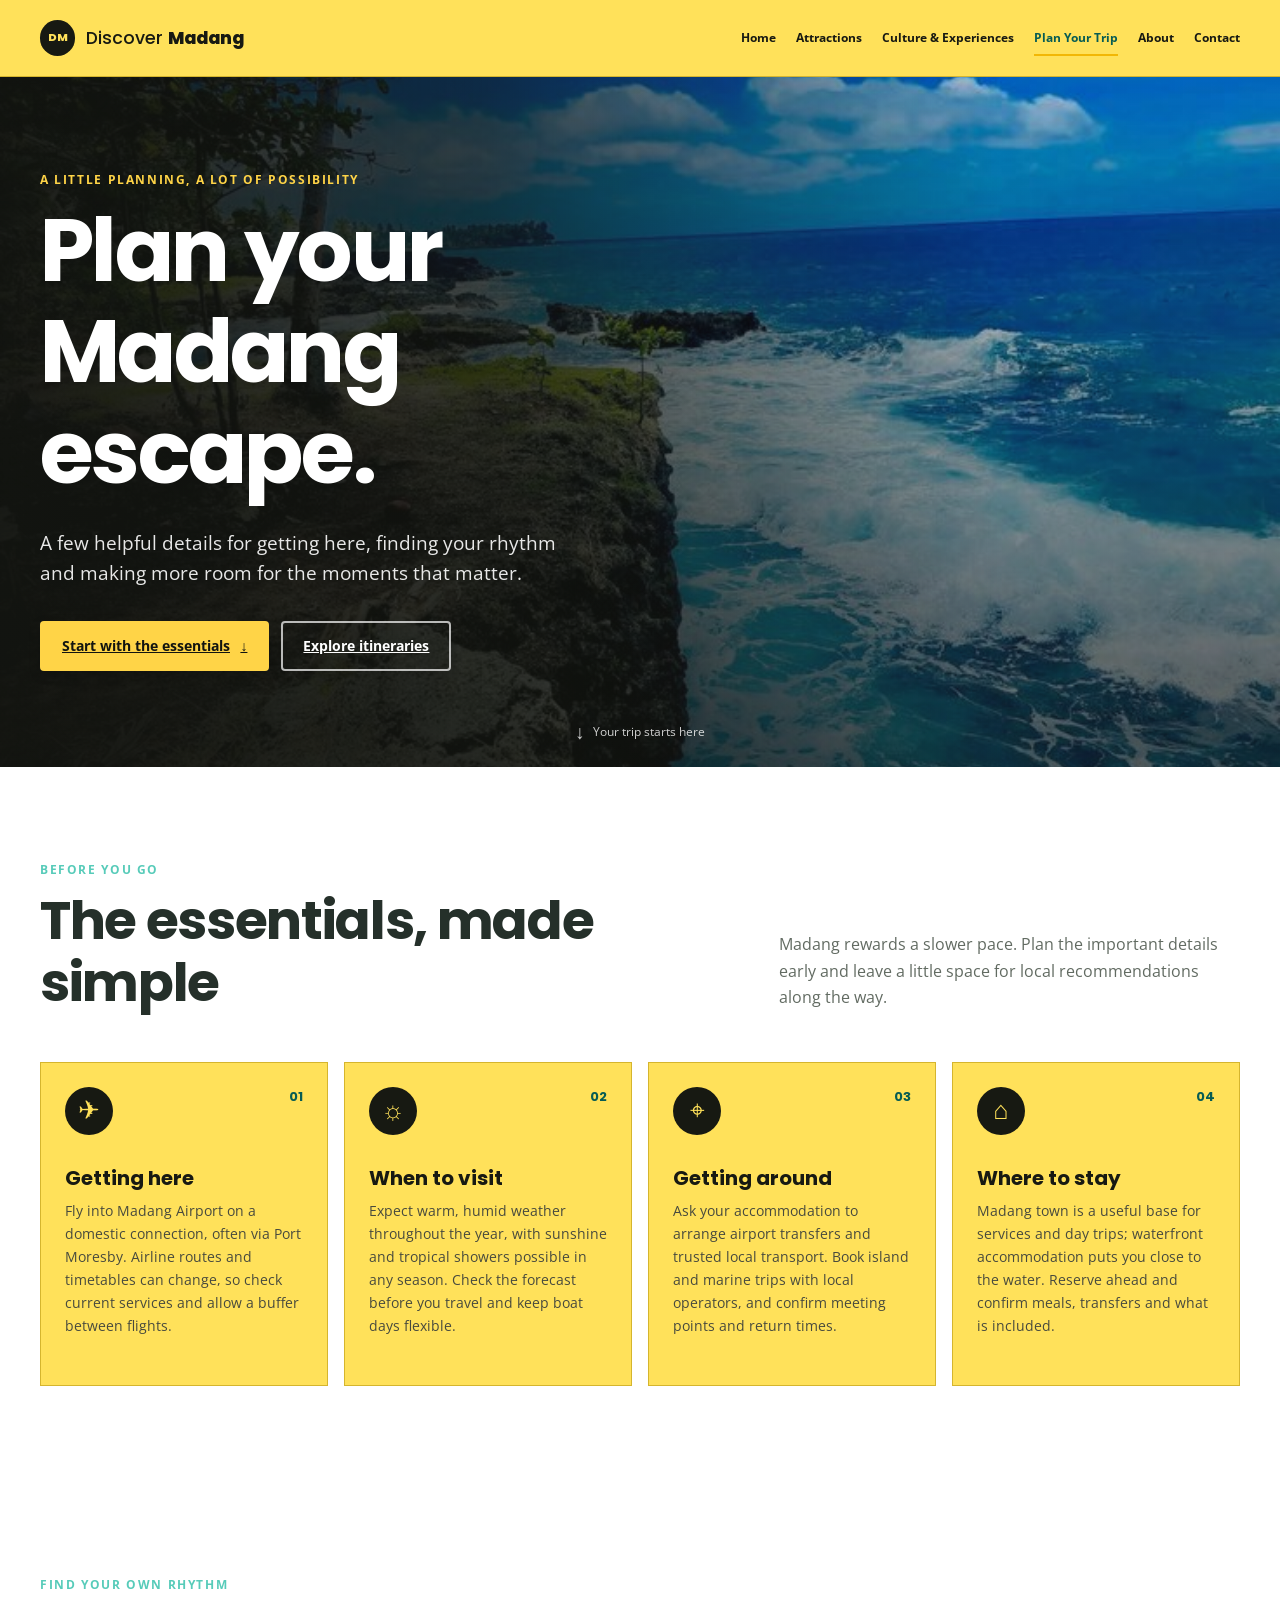
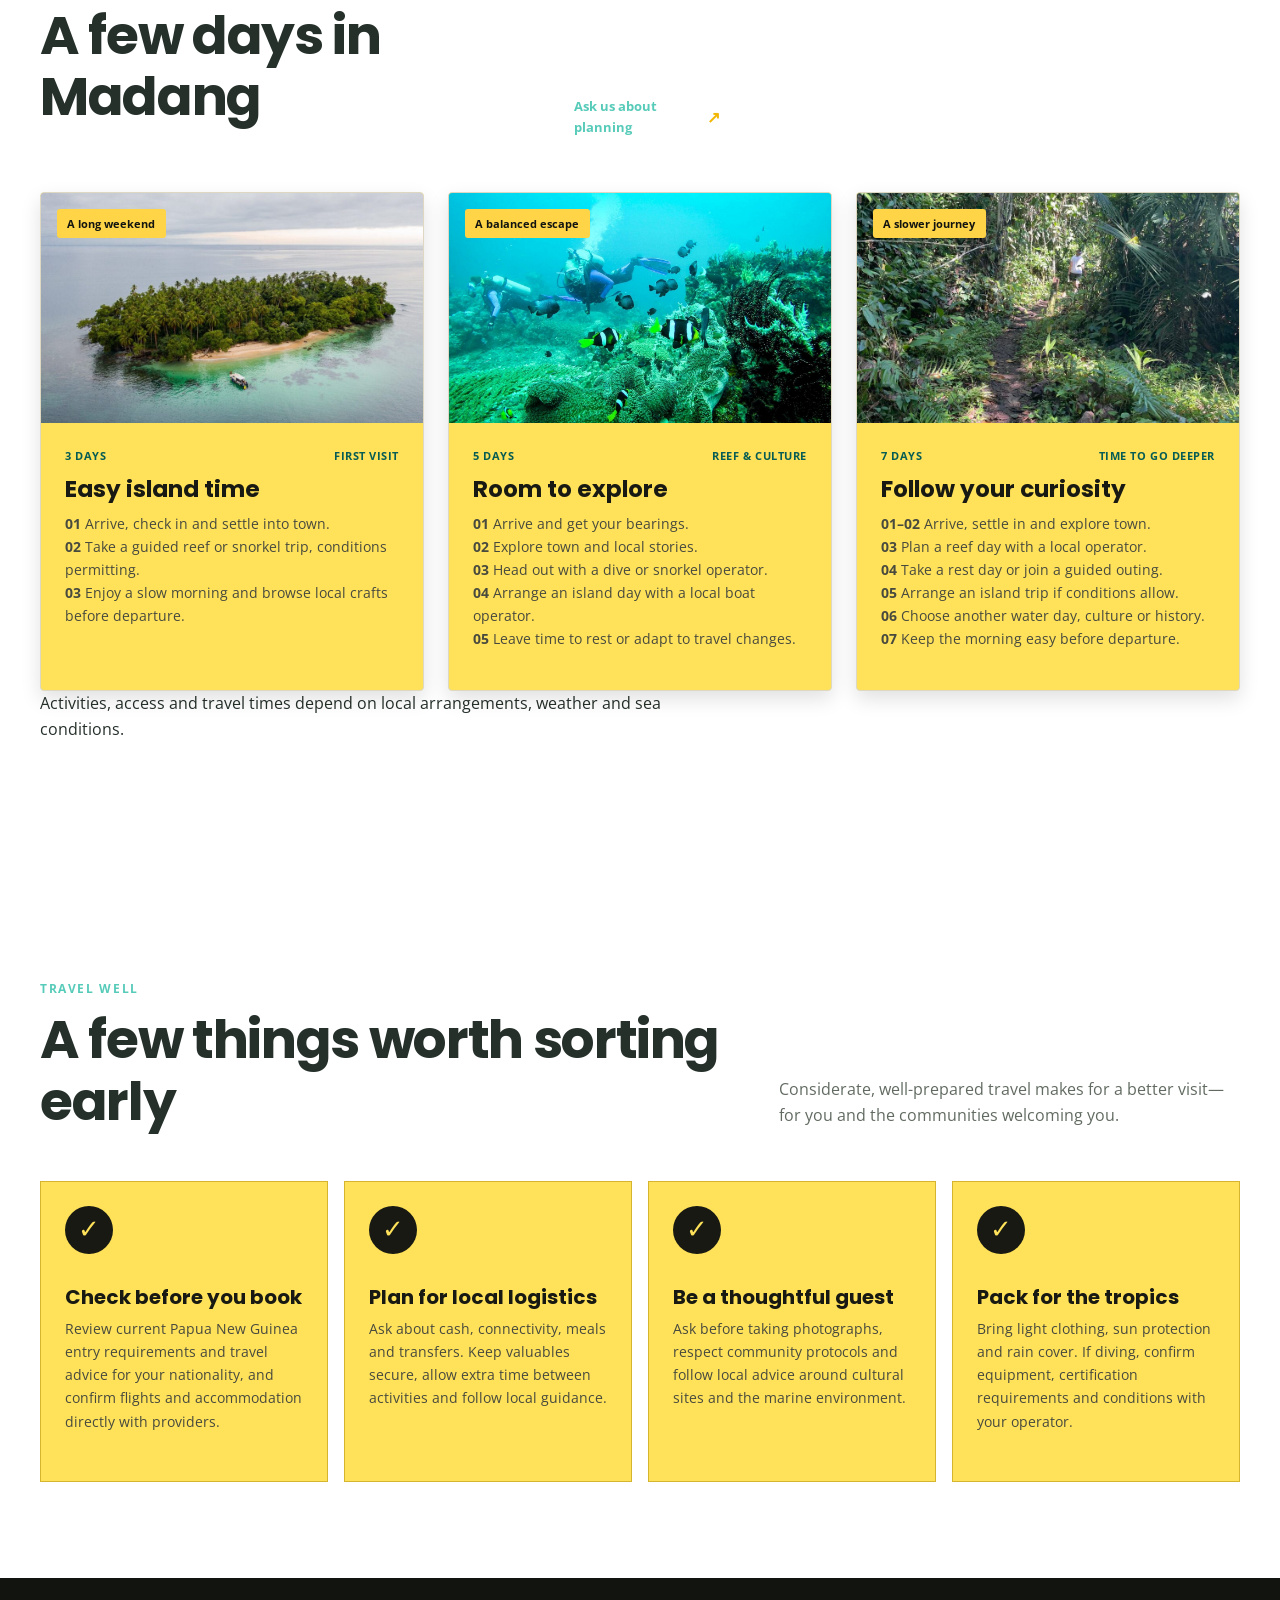
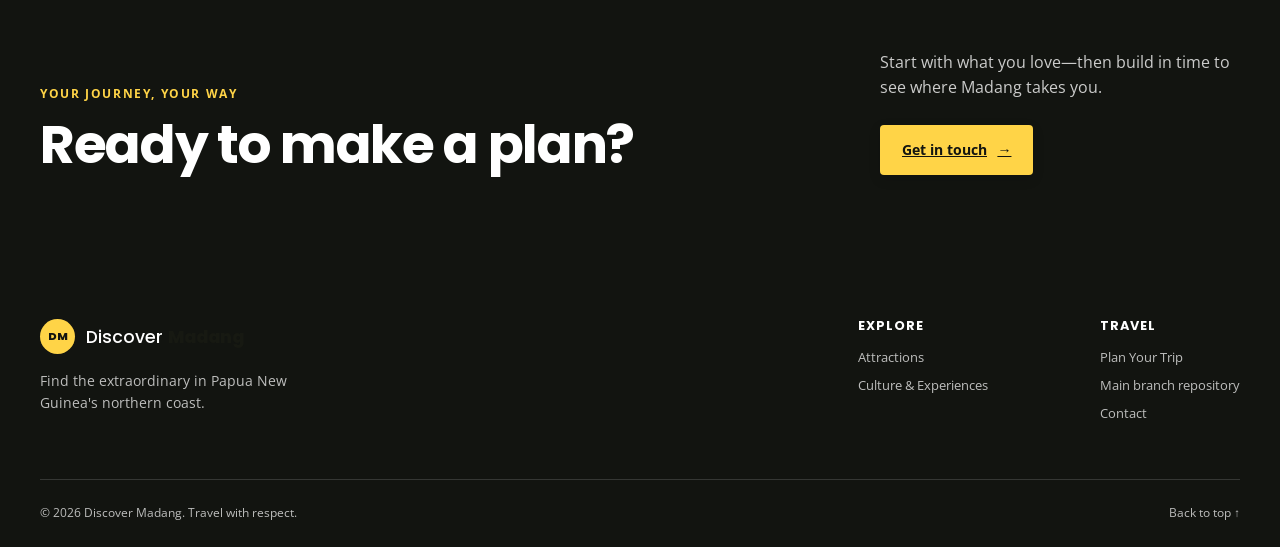
<file: plan-your-trip-preview.html>
<!DOCTYPE html>
<html lang="en">
<head>
  <meta charset="UTF-8">
  <meta name="viewport" content="width=device-width, initial-scale=1.0">
  <meta name="description" content="Plan a thoughtful trip to Madang, Papua New Guinea, with helpful tips for arrival, local transport, accommodation and island time.">
  <title>Plan Your Trip | Discover Madang</title>
  <link rel="preconnect" href="https://fonts.googleapis.com">
  <link rel="preconnect" href="https://fonts.gstatic.com" crossorigin>
  <link href="https://fonts.googleapis.com/css2?family=Open+Sans:wght@400;500;600;700&family=Poppins:wght@500;600;700;800&display=swap" rel="stylesheet">
  <link rel="stylesheet" href="css/styles.css">
  <script src="js/main.js" defer></script>
</head>
<body>
  <a class="skip-link" href="#main-content">Skip to main content</a>

  <header class="site-header">
    <div class="container header-inner">
      <a class="site-logo" href="index.html" aria-label="Discover Madang home">
        <span class="logo-mark" aria-hidden="true">DM</span>
        <span class="logo-text">Discover <strong>Madang</strong></span>
      </a>

      <button class="menu-toggle" type="button" aria-expanded="false" aria-controls="primary-navigation">
        <span class="sr-only">Open menu</span>
        <span class="menu-icon" aria-hidden="true"><span></span><span></span><span></span></span>
      </button>

      <nav class="primary-nav" id="primary-navigation" aria-label="Primary navigation">
        <ul>
          <li><a href="index.html">Home</a></li>
          <li><a href="attractions.html">Attractions</a></li>
          <li><a href="culture-experiences.html">Culture &amp; Experiences</a></li>
          <li><a class="active" href="plan-your-trip-preview.html" aria-current="page">Plan Your Trip</a></li>
          <li><a href="about.html">About</a></li>
          <li><a href="contact.html">Contact</a></li>
        </ul>
      </nav>
    </div>
  </header>

  <main id="main-content">
    <section class="hero" aria-labelledby="trip-title">
      <img class="hero-image" src="images/hero-madang.jpg" alt="Turquoise water and a lush tropical coastline in Madang Province">
      <div class="hero-overlay"></div>
      <div class="container hero-content">
        <p class="eyebrow">A little planning, a lot of possibility</p>
        <h1 id="trip-title">Plan your Madang escape.</h1>
        <p class="hero-copy">A few helpful details for getting here, finding your rhythm and making more room for the moments that matter.</p>
        <div class="button-group">
          <a class="button button-primary" href="#essentials">Start with the essentials <span aria-hidden="true">↓</span></a>
          <a class="button button-light-outline" href="#itineraries">Explore itineraries</a>
        </div>
      </div>
      <a class="hero-scroll" href="#essentials" aria-label="Scroll to trip essentials"><span aria-hidden="true">↓</span> Your trip starts here</a>
    </section>

    <section class="section highlights-section" id="essentials" aria-labelledby="essentials-title">
      <div class="container">
        <div class="section-heading">
          <p class="eyebrow eyebrow-dark">Before you go</p>
          <h2 id="essentials-title">The essentials, made simple</h2>
          <p>Madang rewards a slower pace. Plan the important details early and leave a little space for local recommendations along the way.</p>
        </div>
        <div class="highlight-grid">
          <article class="highlight-item">
            <span class="number">01</span>
            <span class="highlight-icon" aria-hidden="true">✈</span>
            <h3>Getting here</h3>
            <p>Fly into Madang Airport on a domestic connection, often via Port Moresby. Airline routes and timetables can change, so check current services and allow a buffer between flights.</p>
          </article>
          <article class="highlight-item">
            <span class="number">02</span>
            <span class="highlight-icon" aria-hidden="true">☼</span>
            <h3>When to visit</h3>
            <p>Expect warm, humid weather throughout the year, with sunshine and tropical showers possible in any season. Check the forecast before you travel and keep boat days flexible.</p>
          </article>
          <article class="highlight-item">
            <span class="number">03</span>
            <span class="highlight-icon" aria-hidden="true">⌖</span>
            <h3>Getting around</h3>
            <p>Ask your accommodation to arrange airport transfers and trusted local transport. Book island and marine trips with local operators, and confirm meeting points and return times.</p>
          </article>
          <article class="highlight-item">
            <span class="number">04</span>
            <span class="highlight-icon" aria-hidden="true">⌂</span>
            <h3>Where to stay</h3>
            <p>Madang town is a useful base for services and day trips; waterfront accommodation puts you close to the water. Reserve ahead and confirm meals, transfers and what is included.</p>
          </article>
        </div>
      </div>
    </section>

    <section class="section featured-section" id="itineraries" aria-labelledby="itineraries-title">
      <div class="container">
        <div class="section-heading section-heading-row">
          <div>
            <p class="eyebrow eyebrow-dark">Find your own rhythm</p>
            <h2 id="itineraries-title">A few days in Madang</h2>
          </div>
          <a class="text-link desktop-link" href="contact.html">Ask us about planning <span aria-hidden="true">↗</span></a>
        </div>
        <div class="attraction-grid">
          <article class="card">
            <div class="card-image-wrap">
              <img src="images/attraction-1.jpg" alt="Clear lagoon water and a tropical island shore">
              <span class="card-tag">A long weekend</span>
            </div>
            <div class="card-body">
              <div class="card-meta"><span>3 days</span><span>First visit</span></div>
              <h3>Easy island time</h3>
              <p><strong>01</strong> Arrive, check in and settle into town.<br><strong>02</strong> Take a guided reef or snorkel trip, conditions permitting.<br><strong>03</strong> Enjoy a slow morning and browse local crafts before departure.</p>
            </div>
          </article>
          <article class="card">
            <div class="card-image-wrap">
              <img src="images/attraction-2.jpg" alt="A diver exploring the colorful coral reefs of Madang">
              <span class="card-tag">A balanced escape</span>
            </div>
            <div class="card-body">
              <div class="card-meta"><span>5 days</span><span>Reef &amp; culture</span></div>
              <h3>Room to explore</h3>
              <p><strong>01</strong> Arrive and get your bearings.<br><strong>02</strong> Explore town and local stories.<br><strong>03</strong> Head out with a dive or snorkel operator.<br><strong>04</strong> Arrange an island day with a local boat operator.<br><strong>05</strong> Leave time to rest or adapt to travel changes.</p>
            </div>
          </article>
          <article class="card">
            <div class="card-image-wrap">
              <img src="images/attraction-3.jpg" alt="Dense green rainforest in Madang Province">
              <span class="card-tag">A slower journey</span>
            </div>
            <div class="card-body">
              <div class="card-meta"><span>7 days</span><span>Time to go deeper</span></div>
              <h3>Follow your curiosity</h3>
              <p><strong>01–02</strong> Arrive, settle in and explore town.<br><strong>03</strong> Plan a reef day with a local operator.<br><strong>04</strong> Take a rest day or join a guided outing.<br><strong>05</strong> Arrange an island trip if conditions allow.<br><strong>06</strong> Choose another water day, culture or history.<br><strong>07</strong> Keep the morning easy before departure.</p>
            </div>
          </article>
        </div>
        <p class="section-heading">Activities, access and travel times depend on local arrangements, weather and sea conditions.</p>
        <a class="text-link mobile-link" href="contact.html">Ask us about planning <span aria-hidden="true">↗</span></a>
      </div>
    </section>

    <section class="section highlights-section" aria-labelledby="checklist-title">
      <div class="container">
        <div class="section-heading">
          <p class="eyebrow eyebrow-dark">Travel well</p>
          <h2 id="checklist-title">A few things worth sorting early</h2>
          <p>Considerate, well-prepared travel makes for a better visit—for you and the communities welcoming you.</p>
        </div>
        <div class="highlight-grid">
          <article class="highlight-item">
            <span class="highlight-icon" aria-hidden="true">✓</span>
            <h3>Check before you book</h3>
            <p>Review current Papua New Guinea entry requirements and travel advice for your nationality, and confirm flights and accommodation directly with providers.</p>
          </article>
          <article class="highlight-item">
            <span class="highlight-icon" aria-hidden="true">✓</span>
            <h3>Plan for local logistics</h3>
            <p>Ask about cash, connectivity, meals and transfers. Keep valuables secure, allow extra time between activities and follow local guidance.</p>
          </article>
          <article class="highlight-item">
            <span class="highlight-icon" aria-hidden="true">✓</span>
            <h3>Be a thoughtful guest</h3>
            <p>Ask before taking photographs, respect community protocols and follow local advice around cultural sites and the marine environment.</p>
          </article>
          <article class="highlight-item">
            <span class="highlight-icon" aria-hidden="true">✓</span>
            <h3>Pack for the tropics</h3>
            <p>Bring light clothing, sun protection and rain cover. If diving, confirm equipment, certification requirements and conditions with your operator.</p>
          </article>
        </div>
      </div>
    </section>

    <section class="cta-section" aria-labelledby="cta-title">
      <div class="container cta-inner">
        <div>
          <p class="eyebrow">Your journey, your way</p>
          <h2 id="cta-title">Ready to make a plan?</h2>
        </div>
        <div class="cta-action">
          <p>Start with what you love—then build in time to see where Madang takes you.</p>
          <a class="button button-primary" href="contact.html">Get in touch <span aria-hidden="true">→</span></a>
        </div>
      </div>
    </section>
  </main>

  <footer class="site-footer">
    <div class="container footer-main">
      <div class="footer-brand">
        <a class="site-logo site-logo-footer" href="index.html" aria-label="Discover Madang home">
          <span class="logo-mark" aria-hidden="true">DM</span>
          <span class="logo-text">Discover <strong>Madang</strong></span>
        </a>
        <p>Find the extraordinary in Papua New Guinea's northern coast.</p>
      </div>
      <div class="footer-links">
        <div>
          <h3>Explore</h3>
          <a href="attractions.html">Attractions</a>
          <a href="culture-experiences.html">Culture &amp; Experiences</a>
        </div>
        <div>
          <h3>Travel</h3>
          <a href="plan-your-trip-preview.html">Plan Your Trip</a>
          <a href="https://github.com/viranomatthias47-dev/Discover-Madang/tree/main" target="_blank" rel="noopener noreferrer">Main branch repository</a>
          <a href="contact.html">Contact</a>
        </div>
      </div>
    </div>
    <div class="container footer-bottom">
      <p>© <span id="current-year">2026</span> Discover Madang. Travel with respect.</p>
      <a href="#main-content">Back to top ↑</a>
    </div>
  </footer>
</body>
</html>
</file>
<file: css/styles.css>
:root {
  --primary: #F2B705;
  --secondary: #57CBB9;
  --accent: #FFD447;
  --dark: #121410;
  --light: #FFFFFF;
  --white: #FFFFFF;
  --surface: #FFE15A;
  --surface-text: #171912;
  --surface-muted: #484A3E;
  --surface-link: #075C53;
  --text: #25302A;
  --success: #218739;
  --error: #C0392B;
  --sand: #FFF1B8;
  --muted: #626B62;
  --border: #DED8C2;
  --shadow: 0 18px 45px rgba(0, 0, 0, 0.3);
  --space-1: 0.5rem;
  --space-2: 0.75rem;
  --space-3: 1rem;
  --space-4: 1.5rem;
  --space-5: 2rem;
  --space-6: 3rem;
  --space-7: 4.5rem;
  --space-8: 6rem;
  --radius: 0.25rem;
  --transition: 180ms ease;
}

* { box-sizing: border-box; }
html { scroll-behavior: smooth; }
body { margin: 0; color: var(--text); background: var(--light); font-family: 'Open Sans', sans-serif; line-height: 1.6; }
img { display: block; max-width: 100%; height: auto; }
a { color: inherit; }
button, input, select, textarea { font: inherit; }
button, a { -webkit-tap-highlight-color: transparent; }
button { font: inherit; }
:focus-visible { outline: 3px solid var(--accent); outline-offset: 4px; }

.container { width: min(100% - 2rem, 1200px); margin-inline: auto; }
.section { padding: var(--space-8) 0; }
.eyebrow { margin: 0 0 var(--space-2); color: var(--accent); font-size: 0.72rem; font-weight: 700; letter-spacing: 0.14em; line-height: 1.3; text-transform: uppercase; }
.eyebrow-dark { color: var(--secondary); }
h1, h2, h3 { margin: 0; color: var(--text); font-family: 'Poppins', sans-serif; line-height: 1.15; }
h1 { font-size: clamp(2.75rem, 10vw, 5.5rem); letter-spacing: -0.03em; }
h2 { font-size: clamp(2rem, 5vw, 3.35rem); letter-spacing: -0.025em; }
h3 { font-size: 1.25rem; }
p { margin: 0; }
.sr-only { position: absolute; width: 1px; height: 1px; padding: 0; margin: -1px; overflow: hidden; clip: rect(0, 0, 0, 0); white-space: nowrap; border: 0; }
.skip-link { position: fixed; top: 0; left: 1rem; z-index: 100; padding: 0.7rem 1rem; color: var(--white); background: var(--dark); transform: translateY(-120%); transition: transform var(--transition); }
.skip-link:focus { transform: translateY(0); }

.site-header { position: sticky; top: 0; z-index: 50; background: var(--surface); border-bottom: 1px solid #D5B52E; }
.header-inner { display: flex; align-items: center; justify-content: space-between; min-height: 4.75rem; }
.site-logo { display: inline-flex; align-items: center; gap: 0.65rem; color: var(--surface-text); font-family: 'Poppins', sans-serif; font-size: 1.1rem; font-weight: 500; text-decoration: none; white-space: nowrap; }
.logo-mark { display: grid; width: 2.2rem; height: 2.2rem; place-items: center; color: var(--surface); background: var(--surface-text); border-radius: 50%; font-size: 0.7rem; font-weight: 800; letter-spacing: -0.04em; }
.logo-text strong { color: var(--surface-text); font-weight: 800; }
.menu-toggle { display: grid; width: 2.75rem; height: 2.75rem; padding: 0; place-items: center; color: var(--surface-text); background: transparent; border: 1px solid rgba(23, 25, 18, 0.35); border-radius: var(--radius); cursor: pointer; }
.menu-icon { display: grid; gap: 0.27rem; }
.menu-icon span { display: block; width: 1.2rem; height: 2px; background: currentColor; transition: transform var(--transition), opacity var(--transition); }
.menu-toggle[aria-expanded="true"] .menu-icon span:first-child { transform: translateY(0.4rem) rotate(45deg); }
.menu-toggle[aria-expanded="true"] .menu-icon span:nth-child(2) { opacity: 0; }
.menu-toggle[aria-expanded="true"] .menu-icon span:last-child { transform: translateY(-0.4rem) rotate(-45deg); }
.primary-nav { position: absolute; top: 100%; right: 0; left: 0; display: none; padding: 0.75rem 1rem 1.25rem; background: var(--surface); border-bottom: 1px solid #D5B52E; box-shadow: var(--shadow); z-index: 10; }
.primary-nav.is-open { display: block; }
.primary-nav ul { display: flex; flex-direction: column; gap: 0.2rem; width: min(100%, 1200px); margin: auto; padding: 0; list-style: none; }
.primary-nav a { display: block; padding: 0.75rem 0.5rem; color: var(--surface-text); font-size: 0.88rem; font-weight: 700; text-decoration: none; }
.primary-nav a:hover, .primary-nav a.active { color: var(--surface-link); }

.hero { position: relative; display: flex; min-height: min(820px, calc(80vh - 4.75rem)); min-height: min(820px, calc(80svh - 4.75rem)); overflow: hidden; color: var(--white); isolation: isolate; }
.hero-image { position: absolute; inset: 0; z-index: -2; width: 100%; height: 100%; object-fit: cover; object-position: center; }
.hero-overlay { position: absolute; inset: 0; z-index: -1; background: linear-gradient(90deg, rgba(18, 20, 16, 0.94) 0%, rgba(18, 20, 16, 0.72) 38%, rgba(18, 20, 16, 0.08) 78%), linear-gradient(0deg, rgba(18, 20, 16, 0.62), transparent); }
.hero-content { align-self: end; width: 100%; max-width: 1200px; padding-top: var(--space-8); padding-bottom: clamp(5rem, 11vh, 8rem); }
.hero h1 { max-width: 700px; color: var(--white); }
.hero-copy { max-width: 550px; margin: var(--space-4) 0 var(--space-5); color: rgba(255,255,255,0.9); font-size: clamp(1rem, 2vw, 1.2rem); }
.button-group { display: flex; flex-wrap: wrap; gap: 0.75rem; }
.button { display: inline-flex; align-items: center; justify-content: center; gap: 0.65rem; min-height: 3rem; padding: 0.75rem 1.25rem; border: 2px solid transparent; border-radius: var(--radius); font-size: 0.88rem; font-weight: 700; cursor: pointer; transition: transform 200ms ease, background-color 200ms ease, box-shadow 200ms ease; box-shadow: 0 4px 12px rgba(0, 0, 0, 0.15); }
.button:hover { transform: translateY(-2px); box-shadow: 0 6px 16px rgba(0, 0, 0, 0.2); }
.button-primary { color: var(--dark); background: var(--accent); }
.button-primary:hover { background: var(--primary); }
.button-secondary { color: var(--white); background: #08766D; }
.button-secondary:hover { background: #09645D; }
.button-light-outline { color: var(--white); border-color: rgba(255,255,255,0.7); }
.button-light-outline:hover { color: var(--dark); background: var(--white); border-color: var(--white); }
.hero-scroll { position: absolute; bottom: 1.25rem; left: 50%; display: flex; align-items: center; gap: 0.5rem; color: rgba(255,255,255,0.8); font-size: 0.72rem; text-decoration: none; transform: translateX(-50%); animation: bounce 2s infinite; }
.hero-scroll span { font-size: 1.2rem; }

@keyframes bounce {
  0%, 20%, 50%, 80%, 100% { transform: translateX(-50%) translateY(0); }
  40% { transform: translateX(-50%) translateY(-8px); }
  60% { transform: translateX(-50%) translateY(-4px); }
}

.highlights-section { background: var(--light); }
.section-heading { max-width: 680px; margin-bottom: var(--space-6); }
.section-heading h2 { margin-bottom: var(--space-3); }
.section-heading > p:last-child { color: var(--muted); font-size: 1.02rem; }
.highlight-grid { display: grid; grid-template-columns: 1fr; gap: 0.75rem; }
.highlight-item { position: relative; min-height: 250px; padding: var(--space-5); background: var(--surface); border: 1px solid #D5B52E; transition: box-shadow 180ms ease; cursor: pointer; }
.highlight-item:focus-within { z-index: 1; box-shadow: 0 8px 20px rgba(0, 0, 0, 0.14); }
.highlight-icon { transition: transform 180ms ease; }
.highlight-item:focus-within .highlight-icon { transform: scale(1.04); }
@media (hover: hover) {
  .highlight-item:hover { z-index: 1; box-shadow: 0 8px 20px rgba(0, 0, 0, 0.14); }
  .highlight-item:hover .highlight-icon { transform: scale(1.04); }
}
.number { position: absolute; top: 1.5rem; right: 1.5rem; color: var(--surface-link); font-family: 'Poppins', sans-serif; font-size: 0.8rem; font-weight: 700; }
.highlight-icon { display: grid; width: 3rem; height: 3rem; margin-bottom: var(--space-5); place-items: center; color: var(--surface); background: var(--surface-text); border-radius: 50%; font-size: 1.6rem; }
.highlight-item h3 { margin-bottom: 0.55rem; }
.highlight-item h3, .card-body h3 { color: var(--surface-text); }
.highlight-item p, .card-body p { color: var(--surface-muted); }
.highlight-item p { margin-bottom: var(--space-4); font-size: 0.9rem; }
.text-link { display: inline-flex; align-items: center; gap: 0.45rem; color: var(--secondary); font-size: 0.82rem; font-weight: 700; text-decoration: none; transition: color 200ms ease; }
.text-link span { color: var(--primary); font-size: 1rem; transition: transform var(--transition); }
.highlight-item .text-link { color: var(--surface-link); }
.highlight-item .text-link span { color: var(--surface-text); }
.text-link:hover span { transform: translate(2px, -2px); }
.text-link:hover { color: var(--primary); }

.featured-section { background: var(--light); }
.section-heading-row { display: flex; flex-direction: column; gap: var(--space-4); }
.attraction-grid { display: grid; grid-template-columns: 1fr; gap: var(--space-4); }
.card { overflow: hidden; background: var(--surface); border: 1px solid var(--border); border-radius: var(--radius); box-shadow: 0 8px 20px rgba(0, 0, 0, 0.12); transition: box-shadow 180ms ease, border-color 180ms ease; cursor: pointer; position: relative; }
.card:focus-within { box-shadow: 0 10px 24px rgba(0, 0, 0, 0.15); border-color: var(--primary); z-index: 10; }
@media (hover: hover) {
  .card:hover { box-shadow: 0 10px 24px rgba(0, 0, 0, 0.15); border-color: var(--primary); z-index: 10; }
}
.card-image-wrap { position: relative; display: block; width: 100%; height: 230px; padding: 0; overflow: hidden; color: inherit; background: var(--sand); border: 0; border-radius: 0; cursor: pointer; text-align: left; }
.card-image-wrap img { width: 100%; height: 100%; object-fit: cover; transition: transform 180ms ease; }
.birdwatching-image-wrap img { object-fit: contain; }
.card:hover .card-image-wrap img,
.card:focus-within .card-image-wrap img { transform: scale(1.04); }
.card:hover .birdwatching-image-wrap img,
.card:focus-within .birdwatching-image-wrap img { transform: none; }
.card-tag { position: absolute; top: 1rem; left: 1rem; padding: 0.35rem 0.65rem; color: var(--dark); background: var(--accent); font-size: 0.7rem; font-weight: 700; border-radius: 3px; transition: transform 180ms ease, box-shadow 180ms ease; transform-origin: top left; }
.card:hover .card-tag,
.card:focus-within .card-tag { transform: translateY(-1px); box-shadow: 0 4px 12px rgba(0, 0, 0, 0.12); }
.card-body { padding: var(--space-4); }
.card-meta { display: flex; justify-content: space-between; margin-bottom: 0.7rem; color: var(--surface-link); font-size: 0.68rem; font-weight: 700; letter-spacing: 0.05em; text-transform: uppercase; }
.card-body h3 { margin-bottom: 0.6rem; font-size: 1.45rem; color: var(--surface-text); }
.card-body p { min-height: 4.5rem; margin-bottom: var(--space-3); font-size: 0.9rem; }
.save-button { display: inline-flex; align-items: center; gap: 0.45rem; padding: 0.4rem 0; color: var(--surface-link); background: none; border: 0; cursor: pointer; font-size: 0.82rem; font-weight: 700; transition: color 200ms ease; }
.save-button span:first-child { color: var(--surface-text); font-size: 1.35rem; line-height: 1; transition: transform 180ms ease; }
.save-button:hover { color: var(--primary); }
.save-button:hover span:first-child { transform: scale(1.08); }
.save-button.is-saved span:first-child { color: var(--error); }
.mobile-link { margin-top: var(--space-5); }
.desktop-link { display: none; }
.attraction-card[hidden] { display: none !important; }

.attractions-filter-section { padding-top: var(--space-6); }
.attractions-filter-form { display: grid; gap: var(--space-4); margin-bottom: var(--space-5); padding: var(--space-4); background: var(--light); border: 1px solid var(--border); border-radius: var(--radius); }
.filter-row { display: grid; gap: 0.5rem; }
.filter-label { font-size: 0.8rem; font-weight: 700; letter-spacing: 0.08em; text-transform: uppercase; color: var(--surface-text); }
#search-attractions { width: 100%; min-height: 3rem; padding: 0.75rem 1rem; border: 1px solid var(--border); border-radius: var(--radius); font: inherit; color: var(--text); background: var(--white); transition: border-color 200ms ease, box-shadow 200ms ease; }
#search-attractions:focus { outline: none; border-color: var(--primary); box-shadow: 0 0 0 3px rgba(242, 183, 5, 0.2); }
.filter-buttons { display: flex; flex-wrap: wrap; gap: 0.6rem; }
.filter-buttons .button { min-height: 2.5rem; padding: 0.55rem 1rem; border: 1px solid var(--border); background: var(--white); color: var(--text); transition: all 200ms ease; }
.filter-buttons .button:hover { transform: translateY(-2px); box-shadow: 0 4px 12px rgba(0, 0, 0, 0.1); }
.filter-buttons .button.is-active { border-color: var(--primary); background: var(--primary); color: var(--dark); box-shadow: 0 4px 12px rgba(242, 183, 5, 0.3); }
.saved-toggle { display: inline-flex; align-items: center; gap: 0.6rem; font-size: 0.92rem; font-weight: 600; color: var(--surface-text); }
.saved-toggle input { width: 1rem; height: 1rem; accent-color: var(--primary); cursor: pointer; }
#result-count { margin: 0; color: var(--muted); font-size: 0.85rem; font-weight: 600; }
.card-actions { display: flex; flex-wrap: wrap; align-items: center; justify-content: space-between; gap: 0.5rem; margin-top: var(--space-3); }
.view-details { min-height: 2.5rem; padding: 0.45rem 0.8rem; border: 1px solid var(--border); border-radius: var(--radius); background: var(--light); color: var(--surface-text); font-size: 0.8rem; font-weight: 600; cursor: pointer; transition: all 200ms ease; }
.view-details:hover { background: var(--primary); color: var(--dark); border-color: var(--primary); transform: translateY(-2px); box-shadow: 0 4px 12px rgba(242, 183, 5, 0.3); }
.show-on-map { min-height: 2.5rem; padding: 0.45rem 0.7rem; color: var(--surface-link); background: var(--white); border: 1px solid var(--border); border-radius: var(--radius); font-size: 0.8rem; font-weight: 600; cursor: pointer; }
.show-on-map:hover { background: var(--primary); color: var(--dark); border-color: var(--primary); }
.details-panel { margin-top: var(--space-4); padding: var(--space-4); border: 1px solid #D5B52E; border-radius: var(--radius); background: var(--sand); color: var(--text); animation: slideDown 300ms ease; }
@keyframes slideDown {
  from { opacity: 0; transform: translateY(-10px); }
  to { opacity: 1; transform: translateY(0); }
}
.details-panel h3 { margin-bottom: 0.5rem; color: var(--surface-text); }
.details-panel p { margin: 0; color: var(--surface-muted); }

.attraction-map-section { padding-top: var(--space-5); }
.attraction-map-heading { display: flex; flex-wrap: wrap; align-items: end; justify-content: space-between; gap: var(--space-4); margin-bottom: var(--space-4); }
.attraction-map-heading h2 { margin-bottom: 0.75rem; }
.attraction-map-heading p:last-child { max-width: 640px; color: var(--muted); }
.map-directions { color: var(--surface-text); background: var(--primary); text-decoration: none; }
.attraction-map-frame { height: clamp(360px, 55vw, 600px); overflow: hidden; border: 1px solid var(--border); border-radius: var(--radius); background: var(--sand); box-shadow: 0 8px 20px rgba(0, 0, 0, 0.12); }
#attraction-map { width: 100%; height: 100%; background: #e7f1f4; }
.leaflet-container { color: #25302A; font: 0.875rem/1.5 'Open Sans', sans-serif; }
.leaflet-control-attribution { font-size: 0.68rem; }

.contact-section { padding-top: var(--space-7); }
.contact-grid { display: grid; gap: var(--space-7); }
.contact-info h2 { margin-bottom: var(--space-3); }
.contact-info > p { margin-bottom: var(--space-5); color: var(--muted); }
.contact-details { display: grid; gap: var(--space-4); margin-bottom: var(--space-5); }
.contact-item { display: flex; gap: 1rem; align-items: flex-start; }
.contact-icon { display: grid; width: 2.5rem; height: 2.5rem; place-items: center; background: var(--surface); border: 1px solid #D5B52E; border-radius: 50%; font-size: 1.1rem; flex-shrink: 0; transition: transform 300ms cubic-bezier(0.34, 1.56, 0.64, 1), box-shadow 300ms ease; }
.contact-item:hover .contact-icon { transform: scale(1.15) rotate(5deg); box-shadow: 0 6px 16px rgba(0, 0, 0, 0.15); }
.contact-item strong { display: block; margin-bottom: 0.15rem; font-size: 0.85rem; color: var(--surface-text); }
.contact-item a { color: var(--surface-link); text-decoration: none; font-weight: 600; transition: color 200ms ease; }
.contact-item a:hover { color: var(--primary); }
.contact-note { padding: var(--space-4); background: var(--sand); border-left: 4px solid var(--primary); border-radius: var(--radius); font-size: 0.9rem; }
.contact-form-wrap { background: var(--surface); border: 1px solid #D5B52E; border-radius: var(--radius); padding: var(--space-5); box-shadow: 0 12px 30px rgba(0,0,0,0.12); transition: all 300ms ease; }
.contact-form-wrap:hover { box-shadow: 0 16px 40px rgba(0,0,0,0.18); transform: translateY(-4px); }
.enquiry-form .form-row { display: grid; gap: var(--space-4); margin-bottom: var(--space-4); }
.form-group { display: flex; flex-direction: column; gap: 0.4rem; }
.form-group label { font-size: 0.85rem; font-weight: 700; color: var(--surface-text); }
.required { color: var(--error); }
.form-group input, .form-group select, .form-group textarea { width: 100%; min-height: 3rem; padding: 0.75rem 1rem; border: 1px solid var(--border); border-radius: var(--radius); background: var(--white); font: inherit; transition: border-color 200ms ease, box-shadow 200ms ease; }
.form-group textarea { min-height: 150px; resize: vertical; }
.form-group input:focus, .form-group select:focus, .form-group textarea:focus { outline: none; border-color: var(--primary); box-shadow: 0 0 0 3px rgba(242, 183, 5, 0.25); }
.form-checkbox { flex-direction: row; align-items: flex-start; gap: 0.75rem; margin: var(--space-4) 0; }
.form-checkbox input { width: 1.2rem; height: 1.2rem; margin-top: 0.2rem; accent-color: var(--primary); cursor: pointer; }
.form-actions { margin-top: var(--space-4); }
.form-status { margin-top: var(--space-4); padding: var(--space-3) var(--space-4); border-radius: var(--radius); font-weight: 600; animation: slideDown 300ms ease; }
.form-status.success { background: #E8F5E9; color: var(--success); border: 1px solid #A5D6A7; }
.form-status.error { background: #FFEBEE; color: var(--error); border: 1px solid #EF9A9A; }

.cta-section { padding: var(--space-7) 0; color: var(--white); background: var(--dark); }
.cta-section .eyebrow { color: var(--accent); }
.cta-inner { display: flex; flex-direction: column; gap: var(--space-5); }
.cta-section h2 { color: var(--white); }
.cta-action p { max-width: 360px; margin-bottom: var(--space-4); color: rgba(255,255,255,0.78); }

.site-footer { color: rgba(255,255,255,0.72); background: var(--dark); }
.footer-main { display: flex; flex-direction: column; gap: var(--space-6); padding-top: var(--space-7); padding-bottom: var(--space-6); }
.site-logo-footer { color: var(--white); }
.site-logo-footer .logo-mark { background: var(--accent); color: var(--dark); }
.footer-brand p { max-width: 280px; margin-top: var(--space-3); font-size: 0.85rem; }
.footer-links { display: flex; gap: clamp(2.5rem, 12vw, 7rem); }
.footer-links h3 { margin-bottom: 0.8rem; color: var(--white); font-size: 0.8rem; letter-spacing: 0.08em; text-transform: uppercase; }
.footer-links a { display: block; margin-bottom: 0.45rem; font-size: 0.82rem; text-decoration: none; transition: color 200ms ease; }
.footer-links a:hover, .footer-bottom a:hover { color: var(--accent); }
.footer-bottom { display: flex; flex-direction: column; gap: 0.75rem; padding-top: var(--space-4); padding-bottom: var(--space-4); border-top: 1px solid rgba(255,255,255,0.15); font-size: 0.72rem; }
.footer-bottom a { text-decoration: none; }

/* Recommended cards enhancement */
.recommend-card {
  overflow: hidden;
  border-radius: var(--radius);
  transition: box-shadow 180ms ease;
  position: relative;
  cursor: pointer;
  display: flex;
  flex-direction: column;
  height: 100%;
  box-shadow: 0 8px 18px rgba(0, 0, 0, 0.1);
}
.recommend-card:hover {
  box-shadow: 0 10px 22px rgba(0, 0, 0, 0.12);
}
.recommend-card img {
  width: 100%;
  height: 250px;
  object-fit: cover;
  transition: transform 180ms ease;
}
.recommend-card:hover img {
  transform: scale(1.04);
}
.recommend-card .card-body {
  flex: 1;
  background: var(--surface);
  padding: var(--space-4);
}

@media (min-width: 640px) {
  .container { width: min(100% - 4rem, 1200px); }
  .highlight-grid { grid-template-columns: repeat(2, minmax(0, 1fr)); }
  .attraction-grid { grid-template-columns: repeat(2, 1fr); }
  .attraction-card:last-child { grid-column: 1 / -1; max-width: calc(50% - 0.5rem); }
  .footer-main { flex-direction: row; justify-content: space-between; }
  .footer-bottom { flex-direction: row; justify-content: space-between; }
}

@media (min-width: 800px) {
  .contact-grid { grid-template-columns: 1fr 1.4fr; align-items: start; }
  .enquiry-form .form-row { grid-template-columns: 1fr 1fr; }
}

@media (min-width: 900px) {
  .menu-toggle { display: none; }
  .primary-nav { position: static; display: block; padding: 0; background: transparent; border: 0; box-shadow: none; }
  .primary-nav ul { flex-direction: row; align-items: center; gap: 1.25rem; width: auto; }
  .primary-nav a { position: relative; padding: 0.5rem 0; font-size: 0.78rem; }
  .primary-nav a::after { position: absolute; right: 0; bottom: 0; left: 0; height: 2px; background: var(--primary); content: ''; transform: scaleX(0); transition: transform var(--transition); }
  .primary-nav a:hover::after, .primary-nav a.active::after { transform: scaleX(1); }
  .hero-content { padding-top: var(--space-8); padding-bottom: var(--space-8); }
  .highlights-section .section-heading { display: grid; grid-template-columns: minmax(0, 1.2fr) minmax(280px, 0.8fr); column-gap: var(--space-6); align-items: end; max-width: none; }
  .highlights-section .section-heading .eyebrow { grid-column: 1 / -1; }
  .highlights-section .section-heading h2 { grid-column: 1; margin-bottom: 0; }
  .highlights-section .section-heading > p:last-child { grid-column: 2; grid-row: 2; margin-bottom: 0.25rem; }
  .highlight-grid { grid-template-columns: repeat(4, minmax(0, 1fr)); gap: 1rem; }
  .highlight-item { min-height: 300px; padding: var(--space-4); }
  .attraction-grid { grid-template-columns: repeat(3, minmax(0, 1fr)); gap: var(--space-4); }
  .attraction-card:last-child { grid-column: auto; max-width: none; }
  .section-heading-row { flex-direction: row; align-items: end; justify-content: space-between; }
  .desktop-link { display: inline-flex; margin-bottom: 0.35rem; }
  .mobile-link { display: none; }
  .cta-inner { flex-direction: row; align-items: end; justify-content: space-between; }
}

@media (max-width: 899px) {
  .primary-nav { max-height: calc(100vh - 4.75rem); overflow: auto; }
}

@media (prefers-reduced-motion: reduce) {
  html { scroll-behavior: auto; }
  *, *::before, *::after { 
    transition-duration: 0.01ms !important; 
    animation-duration: 0.01ms !important; 
    animation-iteration-count: 1 !important; 
  }
  .card, .highlight-item, .recommend-card { transform: none !important; }
}
</file>
